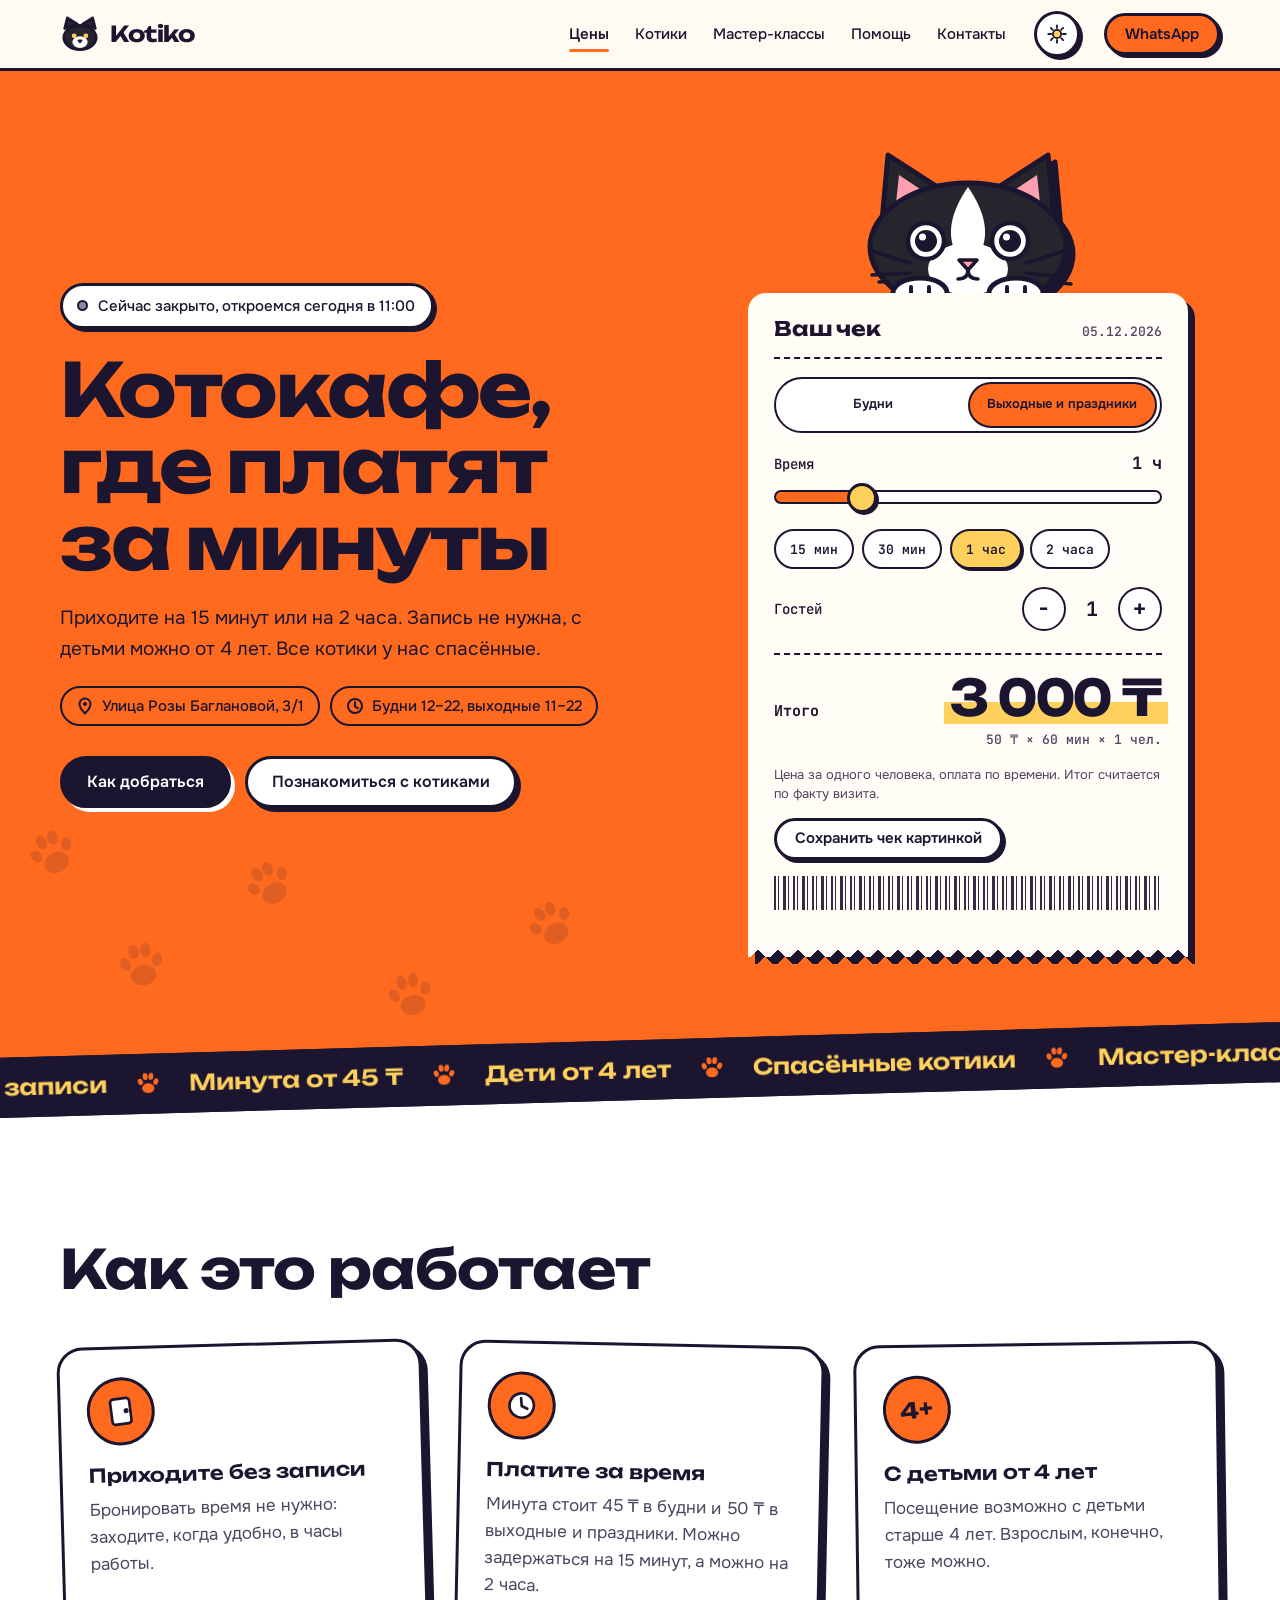
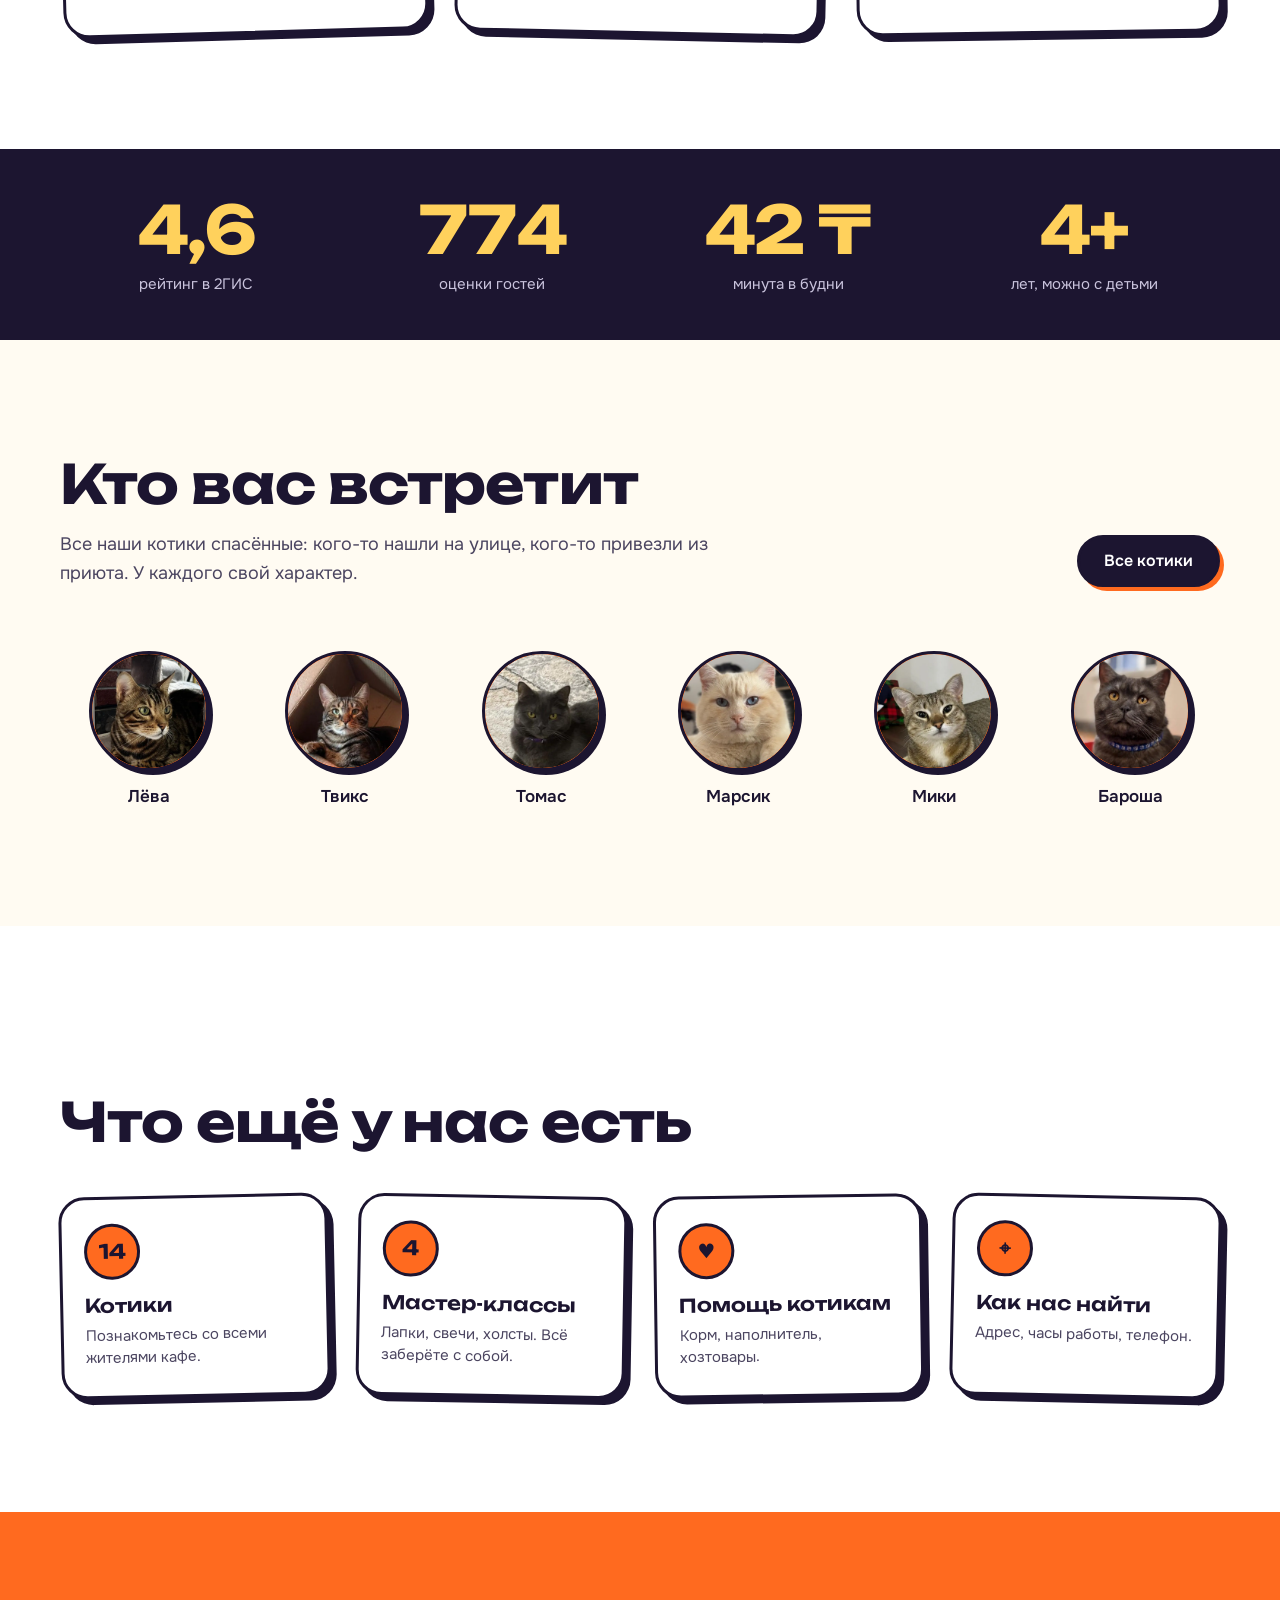
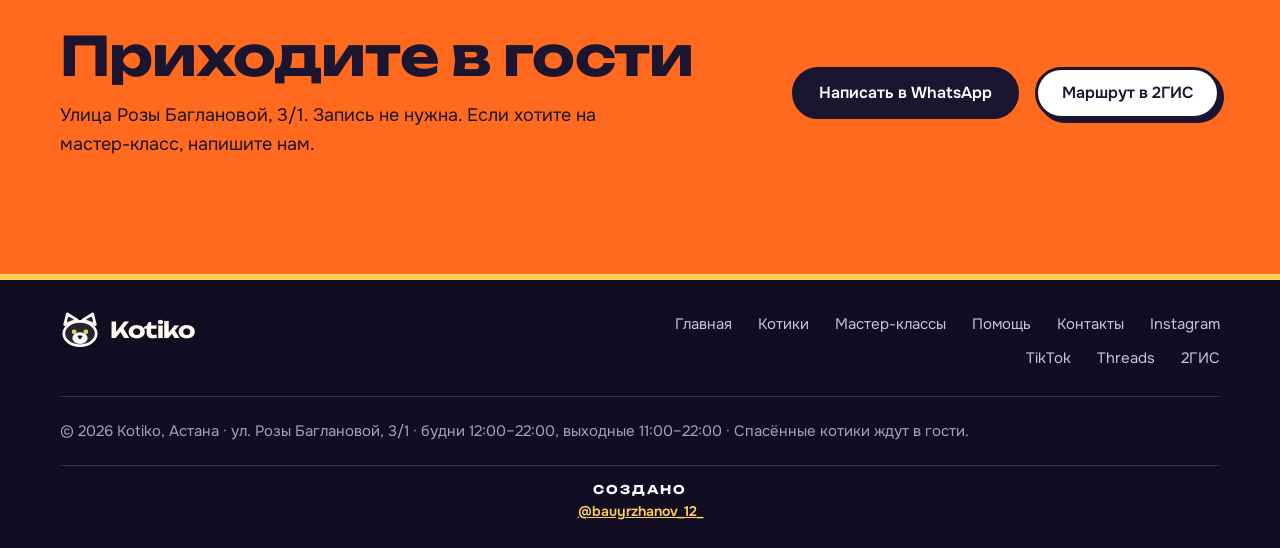
<file: index.html>
<!doctype html>
<html lang="ru">
<head>
  <meta charset="utf-8">
  <meta name="viewport" content="width=device-width, initial-scale=1">
  <title>Kotiko — котокафе в Астане</title>
  <meta name="description" content="Kotiko — котокафе в Астане со спасёнными котиками. Оплата поминутно от 45 ₸, без записи, с детьми от 4 лет. Мастер-классы. Улица Розы Баглановой, 3/1.">
  <meta name="theme-color" content="#ff6a1f">
  <meta property="og:type" content="website">
  <meta property="og:title" content="Kotiko — котокафе в Астане">
  <meta property="og:description" content="Спасённые котики, оплата за минуты, без записи. Мастер-классы и помощь котикам.">
  <meta property="og:locale" content="ru_RU">
  <meta property="og:url" content="https://kotiko.w-smp.in/">
  <meta property="og:image" content="https://kotiko.w-smp.in/og.jpg?v=2">
  <meta property="og:image:alt" content="Котокафе Kotiko в Астане: спасённые котики">
  <meta property="og:image:width" content="1200">
  <meta property="og:image:height" content="630">
  <meta name="twitter:card" content="summary_large_image">
  <link rel="canonical" href="https://kotiko.w-smp.in/">
  <link rel="icon" href="favicon.svg" type="image/svg+xml">
  <link rel="preconnect" href="https://fonts.googleapis.com">
  <link rel="preconnect" href="https://fonts.gstatic.com" crossorigin>
  <link rel="stylesheet" href="https://fonts.googleapis.com/css2?family=JetBrains+Mono:wght@500;700&family=Onest:wght@400;500;600&family=Unbounded:wght@500;600;700&display=swap">
  <script>try{var t=localStorage.getItem("kotiko-theme");if(!t&&matchMedia("(prefers-color-scheme: dark)").matches)t="dark";if(t)document.documentElement.setAttribute("data-theme",t)}catch(e){}</script>
  <link rel="stylesheet" href="css/style.css?v=5">
  <script type="application/ld+json">
  {
    "@context": "https://schema.org",
    "@type": "LocalBusiness",
    "name": "Kotiko",
    "description": "Котокафе со спасёнными котиками в Астане. Оплата поминутно.",
    "address": {
      "@type": "PostalAddress",
      "streetAddress": "улица Розы Баглановой, 3/1",
      "addressLocality": "Астана",
      "addressCountry": "KZ"
    },
    "telephone": "+77074101312",
    "openingHoursSpecification": [
      { "@type": "OpeningHoursSpecification", "dayOfWeek": ["Monday", "Tuesday", "Wednesday", "Thursday", "Friday"], "opens": "12:00", "closes": "22:00" },
      { "@type": "OpeningHoursSpecification", "dayOfWeek": ["Saturday", "Sunday"], "opens": "11:00", "closes": "22:00" }
    ],
    "sameAs": ["https://www.instagram.com/kotiko_cafe", "https://www.tiktok.com/@kotiko_cafe"]
  }
  </script>
</head>
<body>

<svg width="0" height="0" style="position:absolute" aria-hidden="true" focusable="false">
  <symbol id="paw" viewBox="0 0 64 64">
    <ellipse cx="32" cy="43" rx="15" ry="12"/>
    <ellipse cx="13" cy="27" rx="6" ry="8" transform="rotate(-22 13 27)"/>
    <ellipse cx="25" cy="14" rx="6" ry="8.500" transform="rotate(-7 25 14)"/>
    <ellipse cx="39" cy="14" rx="6" ry="8.500" transform="rotate(7 39 14)"/>
    <ellipse cx="51" cy="27" rx="6" ry="8" transform="rotate(22 51 27)"/>
  </symbol>
</svg>

<header class="topbar" id="top">
  <div class="wrap topbar__in">
    <a class="logo" href="./" aria-label="Kotiko">
      <svg class="logo__mark" viewBox="0 0 44 40" aria-hidden="true">
        <path d="M5 14 8 2l11 7zM39 14 36 2 25 9z" fill="#25252d" stroke="#1c1530" stroke-width="3" stroke-linejoin="round"/>
        <ellipse cx="22" cy="24" rx="18" ry="13.500" fill="#25252d" stroke="#1c1530" stroke-width="3"/><ellipse cx="22" cy="29" rx="8.500" ry="6.500" fill="#fff"/>
        <circle cx="15.500" cy="22" r="2.600" fill="#ffd15c"/><circle cx="28.500" cy="22" r="2.600" fill="#ffd15c"/>
        <path d="M20 27h4l-2 2.600z" fill="#ff9fb2" stroke="#1c1530" stroke-width="1.600" stroke-linejoin="round"/>
      </svg>
      <span>Kotiko</span>
    </a>
    <nav class="nav" id="nav" aria-label="Основная навигация">
      <a href="./" aria-current="page">Цены</a>
      <a href="cats">Котики</a>
      <a href="classes">Мастер-классы</a>
      <a href="help">Помощь</a>
      <a href="contacts">Контакты</a>
    </nav>
    <button class="theme" id="theme" type="button" aria-label="Тёмная тема" aria-pressed="false"><svg class="theme__sun" viewBox="0 0 24 24" width="22" height="22" aria-hidden="true"><circle cx="12" cy="12" r="4.500" fill="#ffd15c" stroke="#1c1530" stroke-width="2"/><path d="M12 2.500v3M12 18.500v3M2.500 12h3M18.500 12h3M5.300 5.300l2.100 2.100M16.600 16.600l2.100 2.100M18.700 5.300l-2.100 2.100M7.400 16.600l-2.100 2.100" stroke="#1c1530" stroke-width="2" stroke-linecap="round"/></svg><svg class="theme__moon" viewBox="0 0 24 24" width="22" height="22" aria-hidden="true"><path d="M20 14.500A8.500 8.500 0 0 1 9.500 4 8.500 8.500 0 1 0 20 14.500z" fill="#ffd15c" stroke="#1c1530" stroke-width="2" stroke-linejoin="round"/></svg></button>
    <button class="burger" id="burger" type="button" aria-label="Меню" aria-expanded="false" aria-controls="nav"><span></span><span></span><span></span></button>
    <a class="btn btn--tang btn--sm" href="#" data-wa="hello">WhatsApp</a>
  </div>
  <div class="trail" id="trail" aria-hidden="true"><svg><use href="#paw"/></svg><svg><use href="#paw"/></svg><svg><use href="#paw"/></svg><svg><use href="#paw"/></svg><svg><use href="#paw"/></svg><svg><use href="#paw"/></svg><svg><use href="#paw"/></svg><svg><use href="#paw"/></svg><svg><use href="#paw"/></svg><svg><use href="#paw"/></svg><svg><use href="#paw"/></svg><svg><use href="#paw"/></svg><svg><use href="#paw"/></svg><svg><use href="#paw"/></svg><svg><use href="#paw"/></svg><svg><use href="#paw"/></svg><svg><use href="#paw"/></svg><svg><use href="#paw"/></svg></div>
</header>

<main>

<section class="hero" id="price">
  <div class="paws" aria-hidden="true">
    <svg class="paw p1"><use href="#paw"/></svg>
    <svg class="paw p2"><use href="#paw"/></svg>
    <svg class="paw p3"><use href="#paw"/></svg>
    <svg class="paw p4"><use href="#paw"/></svg>
    <svg class="paw p5"><use href="#paw"/></svg>
  </div>

  <div class="wrap hero__in">
    <div class="hero__text">
      <p class="status" id="status" aria-live="polite"><span class="status__dot"></span><span id="statusText"></span></p>
      <h1 class="h1">
        <span class="line"><span class="w" style="--i:0">Котокафе,</span></span>
        <span class="line"><span class="w" style="--i:1">где платят</span></span>
        <span class="line"><span class="w" style="--i:2">за минуты</span></span>
      </h1>
      <p class="hero__lead">Приходите на 15 минут или на 2 часа. Запись не нужна, с детьми можно от 4 лет. Все котики у нас спасённые.</p>
      <ul class="hero__facts">
        <li>
          <svg viewBox="0 0 18 18" width="18" height="18" aria-hidden="true"><path d="M9 1.500A5.500 5.500 0 0 0 3.500 7c0 4 5.500 9.500 5.500 9.500S14.500 11 14.500 7A5.500 5.500 0 0 0 9 1.500z" fill="none" stroke="currentColor" stroke-width="2"/><circle cx="9" cy="7" r="2" fill="currentColor"/></svg>
          Улица Розы Баглановой, 3/1
        </li>
        <li>
          <svg viewBox="0 0 18 18" width="18" height="18" aria-hidden="true"><circle cx="9" cy="9" r="7" fill="none" stroke="currentColor" stroke-width="2"/><path d="M9 5v4.500l3 1.800" fill="none" stroke="currentColor" stroke-width="2" stroke-linecap="round"/></svg>
          Будни 12–22, выходные 11–22
        </li>
      </ul>
      <div class="hero__actions">
        <a class="btn btn--ink" href="contacts">Как добраться</a>
        <a class="btn btn--white" href="cats">Познакомиться с котиками</a>
      </div>
    </div>

    <div class="receipt" role="group" aria-labelledby="calcTitle">
      <div class="peek" aria-hidden="true">
        <svg class="peek__head" viewBox="0 0 260 150">
          <g class="ear ear--l"><polygon points="44,74 50,8 112,48" fill="#25252d" stroke="#1c1530" stroke-width="5" stroke-linejoin="round"/><polygon points="58,56 61,28 88,46" fill="#ff9fb2"/></g>
          <g class="ear ear--r"><polygon points="216,74 210,8 148,48" fill="#25252d" stroke="#1c1530" stroke-width="5" stroke-linejoin="round"/><polygon points="202,56 199,28 172,46" fill="#ff9fb2"/></g>
          <ellipse cx="130" cy="100" rx="98" ry="64" fill="#25252d" stroke="#1c1530" stroke-width="5"/>
          <path d="M130 40c-18 26-20 46-14 62h28c6-16 4-36-14-62z" fill="#fff"/>
          <ellipse cx="130" cy="122" rx="40" ry="26" fill="#fff"/>
          <g class="eye" transform="translate(88 94)"><g class="blink"><circle class="sclera" r="18" fill="#fff" stroke="#1c1530" stroke-width="4.500"/><g class="pupil"><circle r="11" fill="#1c1530"/><circle cx="-3.500" cy="-4" r="3.500" fill="#fff"/></g></g></g>
          <g class="eye" transform="translate(172 94)"><g class="blink"><circle class="sclera" r="18" fill="#fff" stroke="#1c1530" stroke-width="4.500"/><g class="pupil"><circle r="11" fill="#1c1530"/><circle cx="-3.500" cy="-4" r="3.500" fill="#fff"/></g></g></g>
          <path d="M121 113h18l-9 10z" fill="#ff9fb2" stroke="#1c1530" stroke-width="3.500" stroke-linejoin="round"/>
          <path d="M130 123q0 9-10 9M130 123q0 9 10 9" fill="none" stroke="#1c1530" stroke-width="3.500" stroke-linecap="round"/>
          <path d="M72 116 34 104M72 126 34 128M188 116l38-12M188 126l38 4" stroke="#1c1530" stroke-width="3.500" stroke-linecap="round"/>
        </svg>
        <svg class="peek__paws" viewBox="0 0 260 150">
          <g fill="#fff" stroke="#1c1530" stroke-width="5"><ellipse cx="82" cy="146" rx="27" ry="15"/><ellipse cx="178" cy="146" rx="27" ry="15"/></g>
          <path d="M73 140v12M91 140v12M169 140v12M187 140v12" stroke="#1c1530" stroke-width="4" stroke-linecap="round"/>
        </svg>
      </div>

      <div class="ticket">
        <div class="ticket__head">
          <h2 id="calcTitle">Ваш чек</h2>
          <span id="ticketDate">Kotiko</span>
        </div>

        <div class="seg" id="seg" data-active="weekday" role="group" aria-label="День посещения">
          <button type="button" data-mode="weekday" aria-pressed="true">Будни</button>
          <button type="button" data-mode="weekend" aria-pressed="false">Выходные и праздники</button>
        </div>

        <label class="ticket__label" for="minutes"><span>Время</span><strong id="minutesText">1 ч</strong></label>
        <input class="range" id="minutes" type="range" min="15" max="240" step="5" value="60">
        <div class="chips" role="group" aria-label="Быстрый выбор времени">
          <button type="button" data-min="15">15 мин</button>
          <button type="button" data-min="30">30 мин</button>
          <button type="button" data-min="60">1 час</button>
          <button type="button" data-min="120">2 часа</button>
        </div>

        <div class="people">
          <span id="peopleLabel">Гостей</span>
          <div class="stepper" role="group" aria-labelledby="peopleLabel">
            <button type="button" id="peopleMinus" aria-label="Меньше гостей">−</button>
            <output id="peopleOut">1</output>
            <button type="button" id="peoplePlus" aria-label="Больше гостей">+</button>
          </div>
        </div>

        <div class="total">
          <span>Итого</span>
          <p class="total__num" id="calcTotal" aria-live="polite">2 700 ₸</p>
        </div>
        <p class="ticket__detail" id="calcDetail">45 ₸ × 60 мин × 1 чел.</p>
        <p class="ticket__note">Цена за одного человека, оплата по времени. Итог считается по факту визита.</p>
        <button class="btn btn--white btn--sm save" id="saveReceipt" type="button">Сохранить чек картинкой</button>
        <div class="barcode" aria-hidden="true"></div>
      </div>
    </div>
  </div>
</section>

<div class="ticker" aria-hidden="true">
  <div class="ticker__track">
    <div class="ticker__group">
      <span>Без записи</span><svg><use href="#paw"/></svg>
      <span>Минута от 45 ₸</span><svg><use href="#paw"/></svg>
      <span>Дети от 4 лет</span><svg><use href="#paw"/></svg>
      <span>Спасённые котики</span><svg><use href="#paw"/></svg>
      <span>Мастер-классы</span><svg><use href="#paw"/></svg>
    </div>
    <div class="ticker__group">
      <span>Без записи</span><svg><use href="#paw"/></svg>
      <span>Минута от 45 ₸</span><svg><use href="#paw"/></svg>
      <span>Дети от 4 лет</span><svg><use href="#paw"/></svg>
      <span>Спасённые котики</span><svg><use href="#paw"/></svg>
      <span>Мастер-классы</span><svg><use href="#paw"/></svg>
    </div>
  </div>
</div>

<section class="section section--white" id="how">
  <div class="wrap">
    <h2 data-reveal="rise">Как это работает</h2>
    <ul class="how">
      <li class="sticker" style="--r:-1.6deg" data-reveal="pop">
        <span class="how__icon">
          <svg viewBox="0 0 32 32" width="34" height="34" aria-hidden="true"><rect x="7" y="4" width="18" height="24" rx="3" fill="#fff" stroke="#1c1530" stroke-width="2.500"/><circle cx="21" cy="16" r="1.900" fill="#1c1530"/></svg>
        </span>
        <h3>Приходите без записи</h3>
        <p>Бронировать время не нужно: заходите, когда удобно, в часы работы.</p>
      </li>
      <li class="sticker" style="--r:1.2deg" data-reveal="pop">
        <span class="how__icon how__icon--butter">
          <svg viewBox="0 0 32 32" width="34" height="34" aria-hidden="true"><circle cx="16" cy="16" r="11.500" fill="#fff" stroke="#1c1530" stroke-width="2.500"/><path d="M16 9v7.500l5 3" fill="none" stroke="#1c1530" stroke-width="2.500" stroke-linecap="round"/></svg>
        </span>
        <h3>Платите за время</h3>
        <p>Минута стоит 45 ₸ в будни и 50 ₸ в выходные и праздники. Можно задержаться на 15 минут, а можно на 2 часа.</p>
      </li>
      <li class="sticker" style="--r:-0.8deg" data-reveal="pop">
        <span class="how__icon how__icon--pink"><b>4+</b></span>
        <h3>С детьми от 4 лет</h3>
        <p>Посещение возможно с детьми старше 4 лет. Взрослым, конечно, тоже можно.</p>
      </li>
    </ul>
  </div>
</section>





<section class="stats" aria-label="Kotiko в цифрах">
  <div class="wrap">
    <ul class="stats__list">
      <li data-reveal="rise"><b class="stats__n" data-count="4.9" data-dec="1">4,9</b><span>рейтинг в 2ГИС</span></li>
      <li data-reveal="rise" style="--d:.07s"><b class="stats__n" data-count="832">832</b><span>оценки гостей</span></li>
      <li data-reveal="rise" style="--d:.14s"><b class="stats__n" data-count="45" data-suffix=" ₸">45 ₸</b><span>минута в будни</span></li>
      <li data-reveal="rise" style="--d:.21s"><b class="stats__n" data-count="4" data-suffix="+">4+</b><span>лет, можно с детьми</span></li>
    </ul>
  </div>
</section>

<section class="section section--paper meet" id="meet">
  <div class="wrap">
    <div class="meet__head">
      <div>
        <h2 data-reveal="rise">Кто вас встретит</h2>
        <p class="lead" data-reveal="rise">Все наши котики спасённые: кого-то нашли на улице, кого-то привезли из приюта. У каждого свой характер.</p>
      </div>
      <a class="btn btn--ink" href="cats" data-reveal="rise">Все котики</a>
    </div>
    <ul class="meet__list" id="catTeaser"></ul>
  </div>
</section>

<section class="section section--white" id="more">
  <div class="wrap">
    <h2 data-reveal="rise">Что ещё у нас есть</h2>
    <ul class="tiles">
      <li data-reveal="pop" style="--r:-1.2deg"><a class="sticker tile" href="cats"><span class="tile__n">14</span><h3>Котики</h3><p>Познакомьтесь со всеми жителями кафе.</p></a></li>
      <li data-reveal="pop" style="--r:1deg;--d:.08s"><a class="sticker tile" href="classes"><span class="tile__n">4</span><h3>Мастер-классы</h3><p>Лапки, свечи, холсты. Всё заберёте с собой.</p></a></li>
      <li data-reveal="pop" style="--r:-.8deg;--d:.16s"><a class="sticker tile" href="help"><span class="tile__n">♥</span><h3>Помощь котикам</h3><p>Корм, наполнитель, хозтовары.</p></a></li>
      <li data-reveal="pop" style="--r:1.2deg;--d:.24s"><a class="sticker tile" href="contacts"><span class="tile__n">⌖</span><h3>Как нас найти</h3><p>Адрес, часы работы, телефон.</p></a></li>
    </ul>
  </div>
</section>

<section class="section section--orange cta" id="visit">
  <div class="wrap cta__in">
    <div>
      <h2 data-reveal="rise">Приходите в гости</h2>
      <p class="lead lead--ink" data-reveal="rise">Улица Розы Баглановой, 3/1. Запись не нужна. Если хотите на мастер-класс, напишите нам.</p>
    </div>
    <div class="cta__btns" data-reveal="rise">
      <a class="btn btn--ink" href="#" data-wa="hello">Написать в WhatsApp</a>
      <a class="btn btn--white" href="https://2gis.kz/astana/firm/70000001091591591" target="_blank" rel="noopener">Маршрут в 2ГИС</a>
    </div>
  </div>
</section>

</main>

<footer class="footer">
  <div class="wrap footer__top">
    <a class="logo footer__logo" href="./" aria-label="Kotiko, на главную"><svg class="logo__mark" viewBox="0 0 44 40" aria-hidden="true"><path d="M5 14 8 2l11 7zM39 14 36 2 25 9z" fill="#25252d" stroke="#fffbf2" stroke-width="3" stroke-linejoin="round"/><ellipse cx="22" cy="24" rx="18" ry="13.500" fill="#25252d" stroke="#fffbf2" stroke-width="3"/><ellipse cx="22" cy="29" rx="8.500" ry="6.500" fill="#fff"/><circle cx="15.500" cy="22" r="2.600" fill="#ffd15c"/><circle cx="28.500" cy="22" r="2.600" fill="#ffd15c"/><path d="M20 27h4l-2 2.600z" fill="#ff9fb2" stroke="#1c1530" stroke-width="1.600" stroke-linejoin="round"/></svg><span>Kotiko</span></a>
    <nav class="footer__nav" aria-label="Страницы сайта"><a href="./">Главная</a><a href="cats">Котики</a><a href="classes">Мастер-классы</a><a href="help">Помощь</a><a href="contacts">Контакты</a><a href="https://www.instagram.com/kotiko_cafe/" target="_blank" rel="noopener">Instagram</a><a href="https://www.tiktok.com/@kotiko_cafe" target="_blank" rel="noopener">TikTok</a><a href="https://www.threads.com/@kotiko_cafe" target="_blank" rel="noopener">Threads</a><a href="https://2gis.kz/astana/firm/70000001091591591" target="_blank" rel="noopener">2ГИС</a></nav>
  </div>
  <p class="wrap footer__copy">© <span id="year"></span> Kotiko, Астана · ул. Розы Баглановой, 3/1 · будни 12:00–22:00, выходные 11:00–22:00 · Спасённые котики ждут в гости.</p>
  <p class="foot-made"><span>Создано</span><a href="https://instagram.com/bauyrzhanov_12_" target="_blank" rel="noopener">@bauyrzhanov_12_</a></p>
</footer>

<a class="wa-fab" href="#" data-wa="hello" aria-label="Написать в WhatsApp" target="_blank" rel="noopener"><svg viewBox="0 0 32 32" width="30" height="30" aria-hidden="true"><path d="M16 4C9.400 4 4 9.300 4 15.900c0 2.300.7 4.500 1.900 6.300L4.500 28l6-1.500c1.700.9 3.600 1.400 5.500 1.400 6.600 0 12-5.300 12-11.900S22.600 4 16 4z" fill="#fff" stroke="#1c1530" stroke-width="2.200" stroke-linejoin="round"/><path d="M12 10.500c.3-.5.900-.5 1.200 0l1 2c.2.400.1.800-.2 1.100l-.6.700c.8 1.600 2.100 2.900 3.800 3.700l.7-.8c.3-.3.700-.4 1.100-.2l2 1c.5.300.6.800.3 1.300-.7 1.200-1.700 1.800-3.100 1.600C14.900 20 11.600 16.600 10.800 13c-.1-1.200.3-2.100 1.200-2.500z" fill="#1c1530"/></svg></a>
<script src="js/data.js?v=5" defer></script>
<script src="js/app.js?v=5" defer></script>
</body>
</html>
</file>
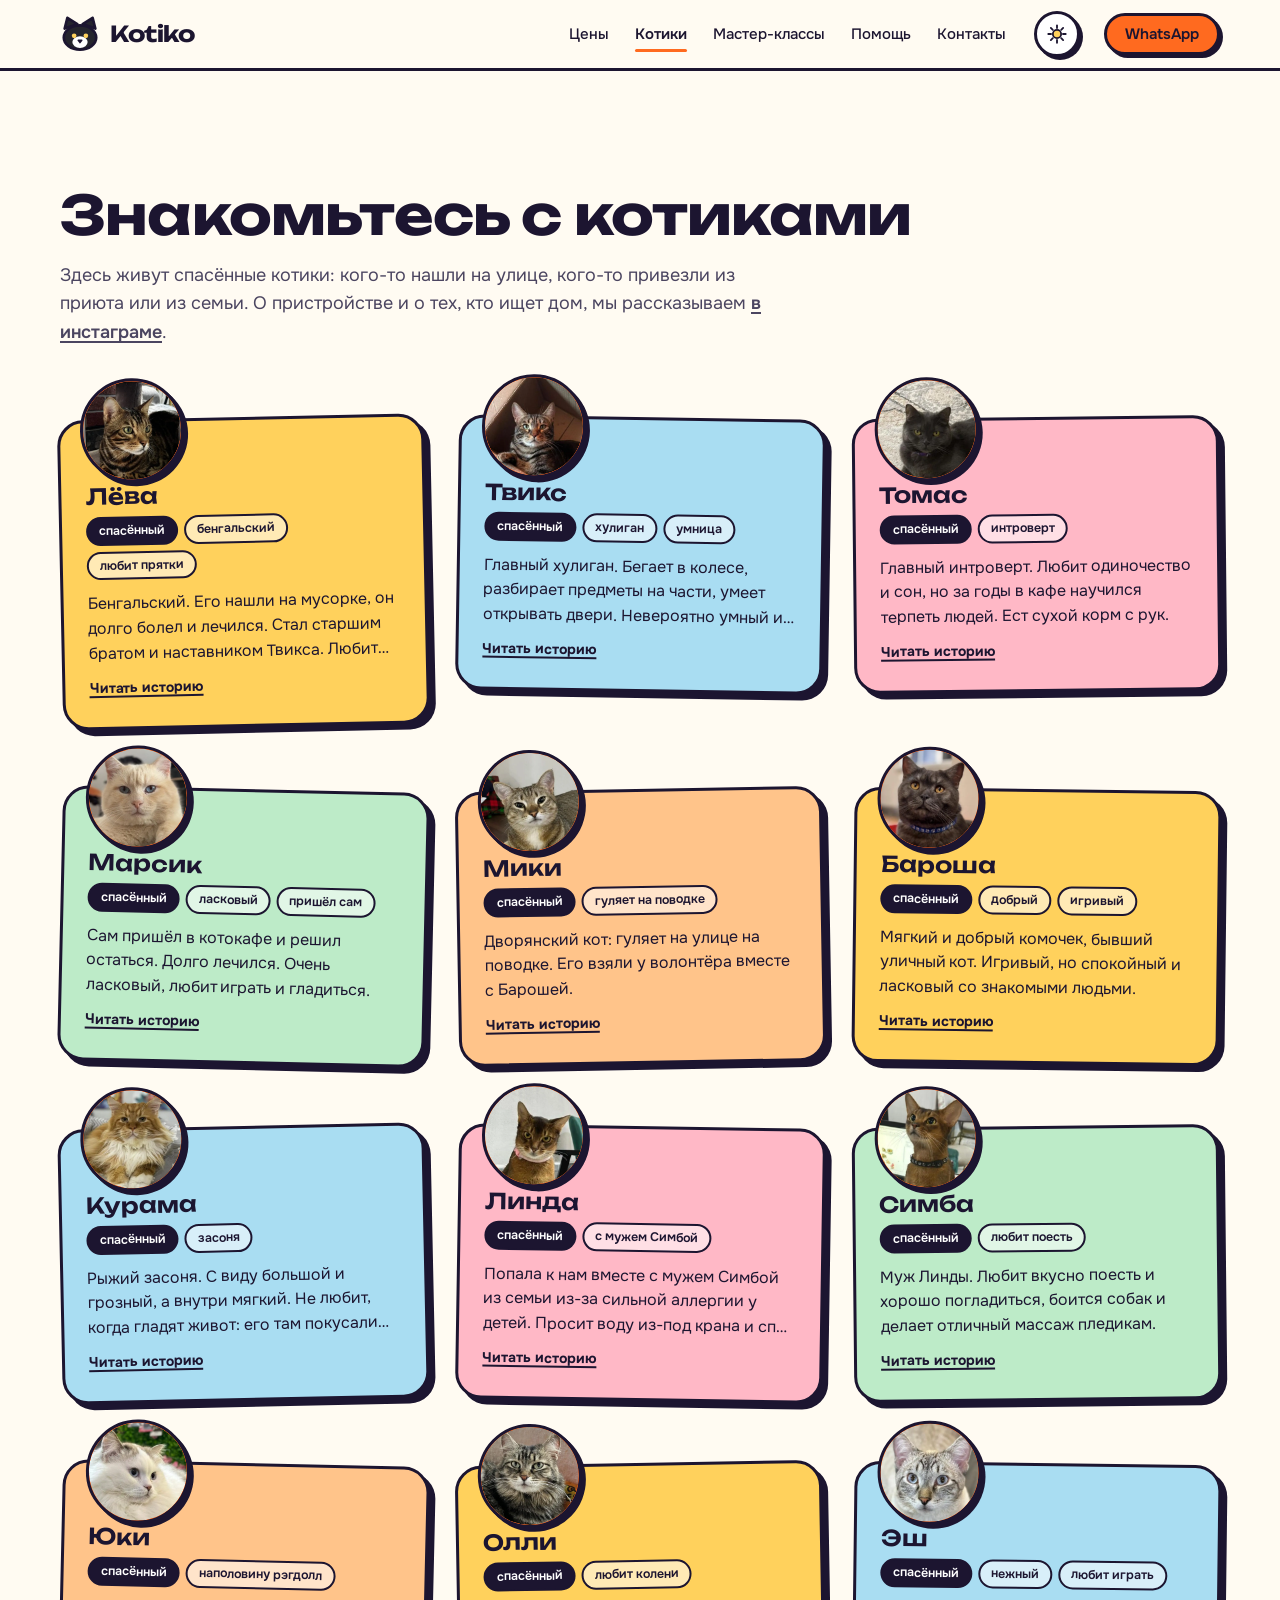
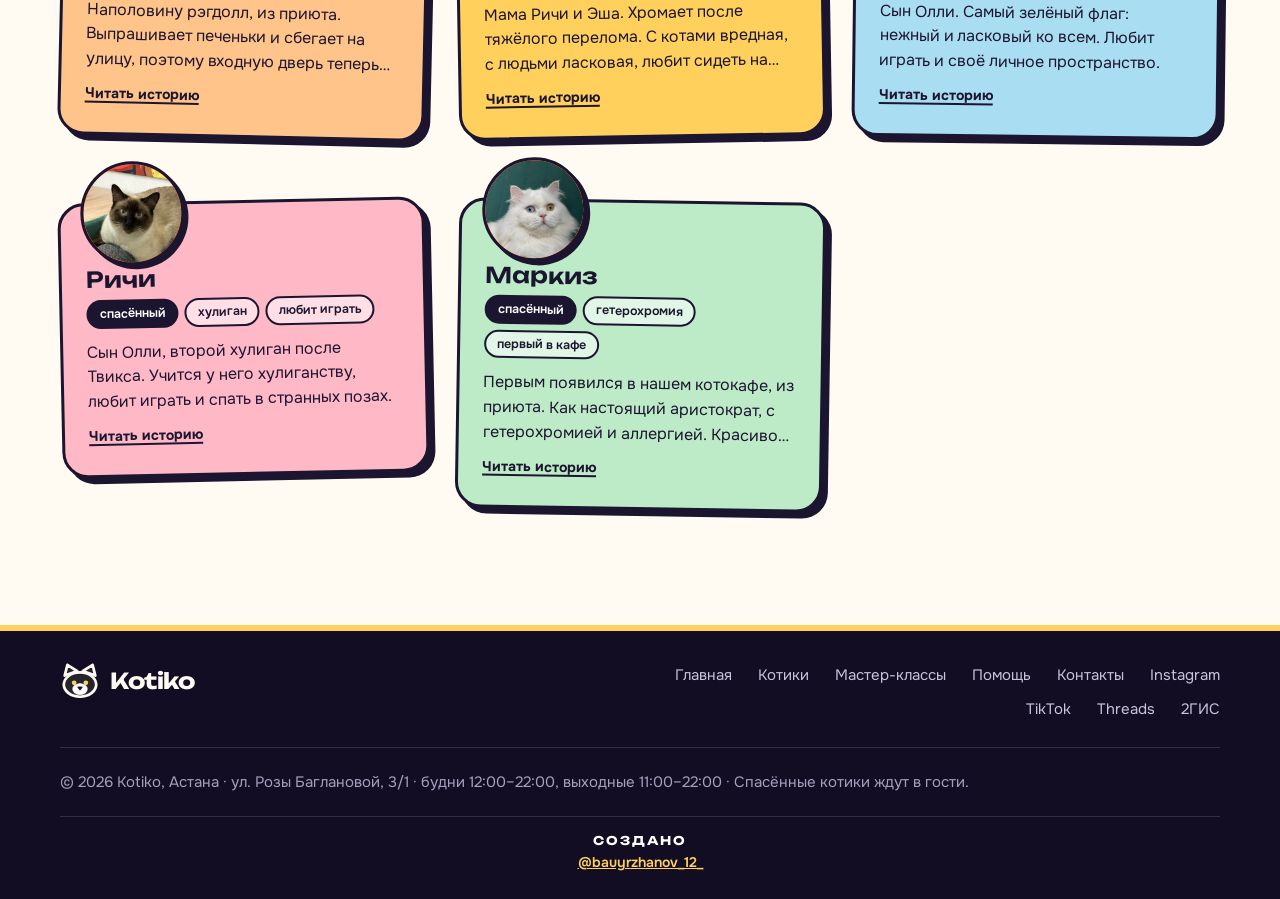
<file: cats.html>
<!doctype html>
<html lang="ru">
<head>
  <meta charset="utf-8">
  <meta name="viewport" content="width=device-width, initial-scale=1">
  <title>Котики — Kotiko, котокафе в Астане</title>
  <meta name="description" content="Спасённые котики кафе Kotiko: имена и характеры.">
  <meta name="theme-color" content="#ff6a1f">
  <meta property="og:type" content="website">
  <meta property="og:title" content="Котики — Kotiko, котокафе в Астане">
  <meta property="og:description" content="Спасённые котики кафе Kotiko: имена и характеры.">
  <meta property="og:locale" content="ru_RU">
  <meta property="og:url" content="https://kotiko.w-smp.in/cats">
  <meta property="og:image" content="https://kotiko.w-smp.in/og.jpg?v=2">
  <meta property="og:image:alt" content="Котокафе Kotiko в Астане: спасённые котики">
  <meta property="og:image:width" content="1200">
  <meta property="og:image:height" content="630">
  <meta name="twitter:card" content="summary_large_image">
  <link rel="canonical" href="https://kotiko.w-smp.in/cats">
  <link rel="icon" href="favicon.svg" type="image/svg+xml">
  <link rel="preconnect" href="https://fonts.googleapis.com">
  <link rel="preconnect" href="https://fonts.gstatic.com" crossorigin>
  <link rel="stylesheet" href="https://fonts.googleapis.com/css2?family=JetBrains+Mono:wght@500;700&family=Onest:wght@400;500;600&family=Unbounded:wght@500;600;700&display=swap">
  <script>try{var t=localStorage.getItem("kotiko-theme");if(!t&&matchMedia("(prefers-color-scheme: dark)").matches)t="dark";if(t)document.documentElement.setAttribute("data-theme",t)}catch(e){}</script>
  <link rel="stylesheet" href="css/style.css?v=5">
  
</head>
<body>

<svg width="0" height="0" style="position:absolute" aria-hidden="true" focusable="false">
  <symbol id="paw" viewBox="0 0 64 64">
    <ellipse cx="32" cy="43" rx="15" ry="12"/>
    <ellipse cx="13" cy="27" rx="6" ry="8" transform="rotate(-22 13 27)"/>
    <ellipse cx="25" cy="14" rx="6" ry="8.500" transform="rotate(-7 25 14)"/>
    <ellipse cx="39" cy="14" rx="6" ry="8.500" transform="rotate(7 39 14)"/>
    <ellipse cx="51" cy="27" rx="6" ry="8" transform="rotate(22 51 27)"/>
  </symbol>
</svg>

<header class="topbar" id="top">
  <div class="wrap topbar__in">
    <a class="logo" href="./" aria-label="Kotiko">
      <svg class="logo__mark" viewBox="0 0 44 40" aria-hidden="true">
        <path d="M5 14 8 2l11 7zM39 14 36 2 25 9z" fill="#25252d" stroke="#1c1530" stroke-width="3" stroke-linejoin="round"/>
        <ellipse cx="22" cy="24" rx="18" ry="13.500" fill="#25252d" stroke="#1c1530" stroke-width="3"/><ellipse cx="22" cy="29" rx="8.500" ry="6.500" fill="#fff"/>
        <circle cx="15.500" cy="22" r="2.600" fill="#ffd15c"/><circle cx="28.500" cy="22" r="2.600" fill="#ffd15c"/>
        <path d="M20 27h4l-2 2.600z" fill="#ff9fb2" stroke="#1c1530" stroke-width="1.600" stroke-linejoin="round"/>
      </svg>
      <span>Kotiko</span>
    </a>
    <nav class="nav" id="nav" aria-label="Основная навигация">
      <a href="./">Цены</a>
      <a href="cats" aria-current="page">Котики</a>
      <a href="classes">Мастер-классы</a>
      <a href="help">Помощь</a>
      <a href="contacts">Контакты</a>
    </nav>
    <button class="theme" id="theme" type="button" aria-label="Тёмная тема" aria-pressed="false"><svg class="theme__sun" viewBox="0 0 24 24" width="22" height="22" aria-hidden="true"><circle cx="12" cy="12" r="4.500" fill="#ffd15c" stroke="#1c1530" stroke-width="2"/><path d="M12 2.500v3M12 18.500v3M2.500 12h3M18.500 12h3M5.300 5.300l2.100 2.100M16.600 16.600l2.100 2.100M18.700 5.300l-2.100 2.100M7.400 16.600l-2.100 2.100" stroke="#1c1530" stroke-width="2" stroke-linecap="round"/></svg><svg class="theme__moon" viewBox="0 0 24 24" width="22" height="22" aria-hidden="true"><path d="M20 14.500A8.500 8.500 0 0 1 9.500 4 8.500 8.500 0 1 0 20 14.500z" fill="#ffd15c" stroke="#1c1530" stroke-width="2" stroke-linejoin="round"/></svg></button>
    <button class="burger" id="burger" type="button" aria-label="Меню" aria-expanded="false" aria-controls="nav"><span></span><span></span><span></span></button>
    <a class="btn btn--tang btn--sm" href="#" data-wa="hello">WhatsApp</a>
  </div>
  <div class="trail" id="trail" aria-hidden="true"><svg><use href="#paw"/></svg><svg><use href="#paw"/></svg><svg><use href="#paw"/></svg><svg><use href="#paw"/></svg><svg><use href="#paw"/></svg><svg><use href="#paw"/></svg><svg><use href="#paw"/></svg><svg><use href="#paw"/></svg><svg><use href="#paw"/></svg><svg><use href="#paw"/></svg><svg><use href="#paw"/></svg><svg><use href="#paw"/></svg><svg><use href="#paw"/></svg><svg><use href="#paw"/></svg><svg><use href="#paw"/></svg><svg><use href="#paw"/></svg><svg><use href="#paw"/></svg><svg><use href="#paw"/></svg></div>
</header>

<main>

<section class="section section--paper" id="cats">
  <div class="wrap">
    <h2 data-reveal="rise">Знакомьтесь с котиками</h2>
    <p class="lead" data-reveal="rise">Здесь живут спасённые котики: кого-то нашли на улице, кого-то привезли из приюта или из семьи. О пристройстве и о тех, кто ищет дом, мы рассказываем <a class="link" href="https://www.instagram.com/kotiko_cafe/" target="_blank" rel="noopener">в инстаграме</a>.</p>
    <ul class="cats" id="catList"></ul>
  </div>
</section>

</main>

<footer class="footer">
  <div class="wrap footer__top">
    <a class="logo footer__logo" href="./" aria-label="Kotiko, на главную"><svg class="logo__mark" viewBox="0 0 44 40" aria-hidden="true"><path d="M5 14 8 2l11 7zM39 14 36 2 25 9z" fill="#25252d" stroke="#fffbf2" stroke-width="3" stroke-linejoin="round"/><ellipse cx="22" cy="24" rx="18" ry="13.500" fill="#25252d" stroke="#fffbf2" stroke-width="3"/><ellipse cx="22" cy="29" rx="8.500" ry="6.500" fill="#fff"/><circle cx="15.500" cy="22" r="2.600" fill="#ffd15c"/><circle cx="28.500" cy="22" r="2.600" fill="#ffd15c"/><path d="M20 27h4l-2 2.600z" fill="#ff9fb2" stroke="#1c1530" stroke-width="1.600" stroke-linejoin="round"/></svg><span>Kotiko</span></a>
    <nav class="footer__nav" aria-label="Страницы сайта"><a href="./">Главная</a><a href="cats">Котики</a><a href="classes">Мастер-классы</a><a href="help">Помощь</a><a href="contacts">Контакты</a><a href="https://www.instagram.com/kotiko_cafe/" target="_blank" rel="noopener">Instagram</a><a href="https://www.tiktok.com/@kotiko_cafe" target="_blank" rel="noopener">TikTok</a><a href="https://www.threads.com/@kotiko_cafe" target="_blank" rel="noopener">Threads</a><a href="https://2gis.kz/astana/firm/70000001091591591" target="_blank" rel="noopener">2ГИС</a></nav>
  </div>
  <p class="wrap footer__copy">© <span id="year"></span> Kotiko, Астана · ул. Розы Баглановой, 3/1 · будни 12:00–22:00, выходные 11:00–22:00 · Спасённые котики ждут в гости.</p>
  <p class="foot-made"><span>Создано</span><a href="https://instagram.com/bauyrzhanov_12_" target="_blank" rel="noopener">@bauyrzhanov_12_</a></p>
</footer>

<a class="wa-fab" href="#" data-wa="hello" aria-label="Написать в WhatsApp" target="_blank" rel="noopener"><svg viewBox="0 0 32 32" width="30" height="30" aria-hidden="true"><path d="M16 4C9.400 4 4 9.300 4 15.900c0 2.300.7 4.500 1.900 6.300L4.500 28l6-1.500c1.700.9 3.600 1.400 5.500 1.400 6.600 0 12-5.300 12-11.900S22.600 4 16 4z" fill="#fff" stroke="#1c1530" stroke-width="2.200" stroke-linejoin="round"/><path d="M12 10.500c.3-.5.900-.5 1.200 0l1 2c.2.400.1.800-.2 1.100l-.6.700c.8 1.600 2.100 2.900 3.800 3.700l.7-.8c.3-.3.700-.4 1.100-.2l2 1c.5.300.6.800.3 1.300-.7 1.200-1.700 1.800-3.100 1.600C14.900 20 11.600 16.600 10.800 13c-.1-1.200.3-2.100 1.200-2.500z" fill="#1c1530"/></svg></a>
<script src="js/data.js?v=5" defer></script>
<script src="js/app.js?v=5" defer></script>
</body>
</html>
</file>
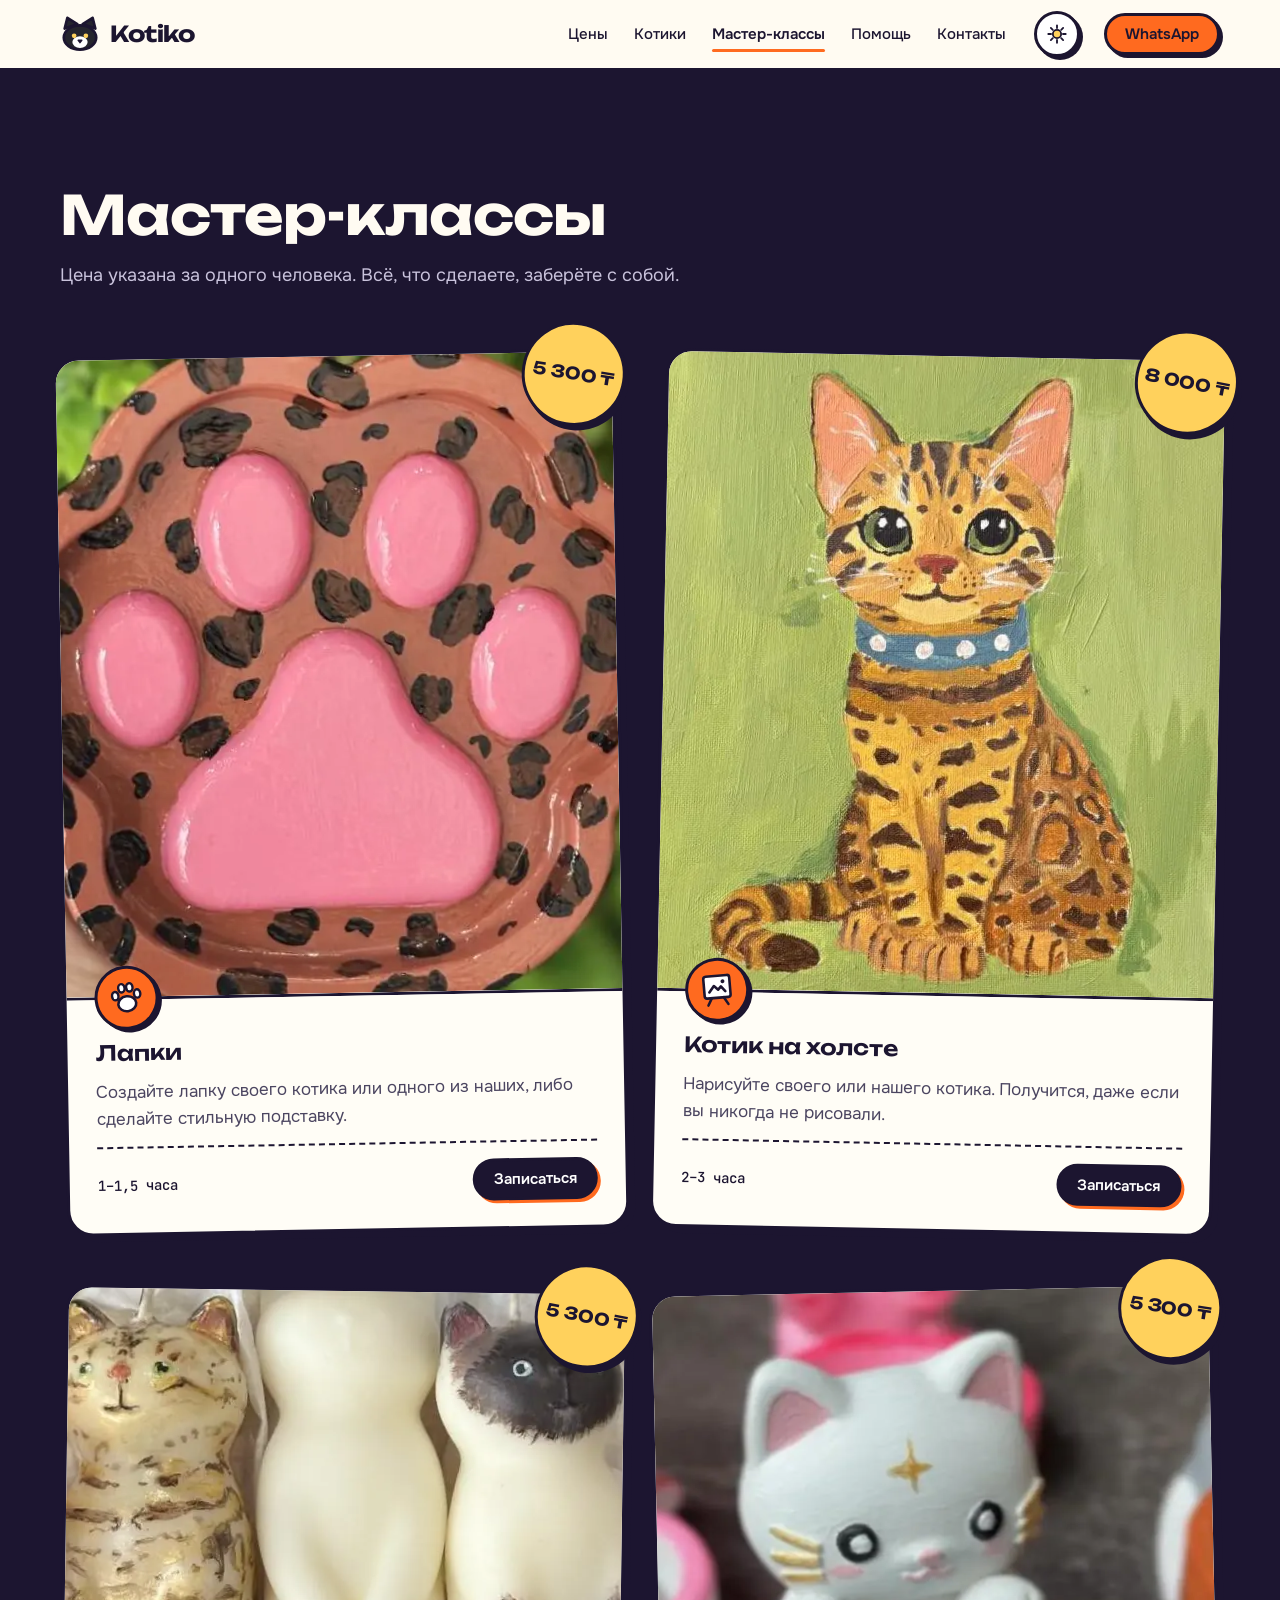
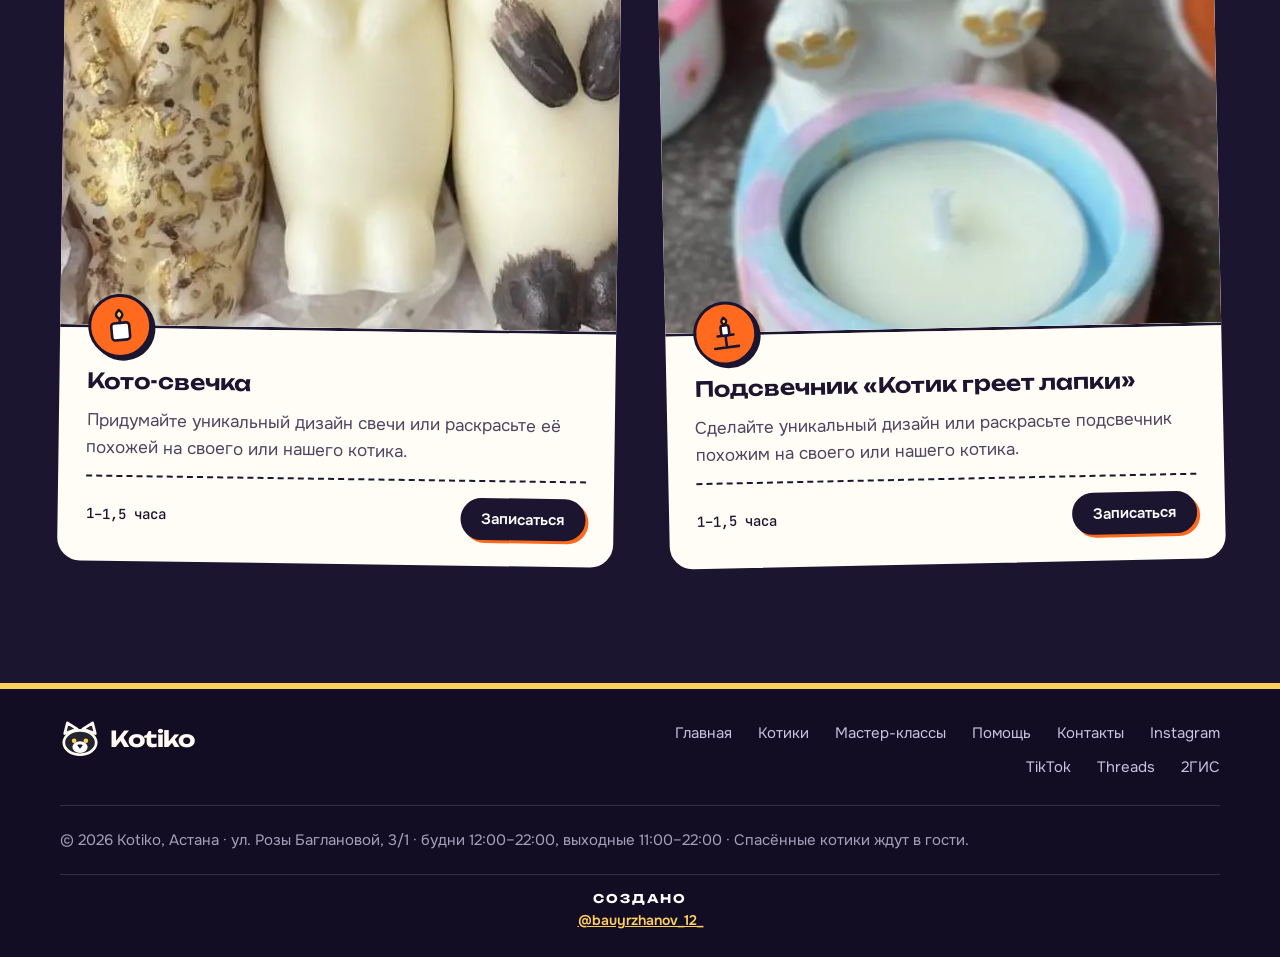
<file: classes.html>
<!doctype html>
<html lang="ru">
<head>
  <meta charset="utf-8">
  <meta name="viewport" content="width=device-width, initial-scale=1">
  <title>Мастер-классы — Kotiko, котокафе в Астане</title>
  <meta name="description" content="Мастер-классы в Kotiko: лапки, холсты, свечи. Запись в WhatsApp.">
  <meta name="theme-color" content="#ff6a1f">
  <meta property="og:type" content="website">
  <meta property="og:title" content="Мастер-классы — Kotiko, котокафе в Астане">
  <meta property="og:description" content="Мастер-классы в Kotiko: лапки, холсты, свечи. Запись в WhatsApp.">
  <meta property="og:locale" content="ru_RU">
  <meta property="og:url" content="https://kotiko.w-smp.in/classes">
  <meta property="og:image" content="https://kotiko.w-smp.in/og.jpg?v=2">
  <meta property="og:image:alt" content="Котокафе Kotiko в Астане: спасённые котики">
  <meta property="og:image:width" content="1200">
  <meta property="og:image:height" content="630">
  <meta name="twitter:card" content="summary_large_image">
  <link rel="canonical" href="https://kotiko.w-smp.in/classes">
  <link rel="icon" href="favicon.svg" type="image/svg+xml">
  <link rel="preconnect" href="https://fonts.googleapis.com">
  <link rel="preconnect" href="https://fonts.gstatic.com" crossorigin>
  <link rel="stylesheet" href="https://fonts.googleapis.com/css2?family=JetBrains+Mono:wght@500;700&family=Onest:wght@400;500;600&family=Unbounded:wght@500;600;700&display=swap">
  <script>try{var t=localStorage.getItem("kotiko-theme");if(!t&&matchMedia("(prefers-color-scheme: dark)").matches)t="dark";if(t)document.documentElement.setAttribute("data-theme",t)}catch(e){}</script>
  <link rel="stylesheet" href="css/style.css?v=5">
  
</head>
<body>

<svg width="0" height="0" style="position:absolute" aria-hidden="true" focusable="false">
  <symbol id="paw" viewBox="0 0 64 64">
    <ellipse cx="32" cy="43" rx="15" ry="12"/>
    <ellipse cx="13" cy="27" rx="6" ry="8" transform="rotate(-22 13 27)"/>
    <ellipse cx="25" cy="14" rx="6" ry="8.500" transform="rotate(-7 25 14)"/>
    <ellipse cx="39" cy="14" rx="6" ry="8.500" transform="rotate(7 39 14)"/>
    <ellipse cx="51" cy="27" rx="6" ry="8" transform="rotate(22 51 27)"/>
  </symbol>
</svg>

<header class="topbar" id="top">
  <div class="wrap topbar__in">
    <a class="logo" href="./" aria-label="Kotiko">
      <svg class="logo__mark" viewBox="0 0 44 40" aria-hidden="true">
        <path d="M5 14 8 2l11 7zM39 14 36 2 25 9z" fill="#25252d" stroke="#1c1530" stroke-width="3" stroke-linejoin="round"/>
        <ellipse cx="22" cy="24" rx="18" ry="13.500" fill="#25252d" stroke="#1c1530" stroke-width="3"/><ellipse cx="22" cy="29" rx="8.500" ry="6.500" fill="#fff"/>
        <circle cx="15.500" cy="22" r="2.600" fill="#ffd15c"/><circle cx="28.500" cy="22" r="2.600" fill="#ffd15c"/>
        <path d="M20 27h4l-2 2.600z" fill="#ff9fb2" stroke="#1c1530" stroke-width="1.600" stroke-linejoin="round"/>
      </svg>
      <span>Kotiko</span>
    </a>
    <nav class="nav" id="nav" aria-label="Основная навигация">
      <a href="./">Цены</a>
      <a href="cats">Котики</a>
      <a href="classes" aria-current="page">Мастер-классы</a>
      <a href="help">Помощь</a>
      <a href="contacts">Контакты</a>
    </nav>
    <button class="theme" id="theme" type="button" aria-label="Тёмная тема" aria-pressed="false"><svg class="theme__sun" viewBox="0 0 24 24" width="22" height="22" aria-hidden="true"><circle cx="12" cy="12" r="4.500" fill="#ffd15c" stroke="#1c1530" stroke-width="2"/><path d="M12 2.500v3M12 18.500v3M2.500 12h3M18.500 12h3M5.300 5.300l2.100 2.100M16.600 16.600l2.100 2.100M18.700 5.300l-2.100 2.100M7.400 16.600l-2.100 2.100" stroke="#1c1530" stroke-width="2" stroke-linecap="round"/></svg><svg class="theme__moon" viewBox="0 0 24 24" width="22" height="22" aria-hidden="true"><path d="M20 14.500A8.500 8.500 0 0 1 9.500 4 8.500 8.500 0 1 0 20 14.500z" fill="#ffd15c" stroke="#1c1530" stroke-width="2" stroke-linejoin="round"/></svg></button>
    <button class="burger" id="burger" type="button" aria-label="Меню" aria-expanded="false" aria-controls="nav"><span></span><span></span><span></span></button>
    <a class="btn btn--tang btn--sm" href="#" data-wa="hello">WhatsApp</a>
  </div>
  <div class="trail" id="trail" aria-hidden="true"><svg><use href="#paw"/></svg><svg><use href="#paw"/></svg><svg><use href="#paw"/></svg><svg><use href="#paw"/></svg><svg><use href="#paw"/></svg><svg><use href="#paw"/></svg><svg><use href="#paw"/></svg><svg><use href="#paw"/></svg><svg><use href="#paw"/></svg><svg><use href="#paw"/></svg><svg><use href="#paw"/></svg><svg><use href="#paw"/></svg><svg><use href="#paw"/></svg><svg><use href="#paw"/></svg><svg><use href="#paw"/></svg><svg><use href="#paw"/></svg><svg><use href="#paw"/></svg><svg><use href="#paw"/></svg></div>
</header>

<main>

<section class="section section--ink" id="classes">
  <div class="wrap">
    <h2 data-reveal="rise">Мастер-классы</h2>
    <p class="lead lead--ink" data-reveal="rise">Цена указана за одного человека. Всё, что сделаете, заберёте с собой.</p>
    <ul class="classes" id="classList"></ul>
  </div>
</section>

</main>

<footer class="footer">
  <div class="wrap footer__top">
    <a class="logo footer__logo" href="./" aria-label="Kotiko, на главную"><svg class="logo__mark" viewBox="0 0 44 40" aria-hidden="true"><path d="M5 14 8 2l11 7zM39 14 36 2 25 9z" fill="#25252d" stroke="#fffbf2" stroke-width="3" stroke-linejoin="round"/><ellipse cx="22" cy="24" rx="18" ry="13.500" fill="#25252d" stroke="#fffbf2" stroke-width="3"/><ellipse cx="22" cy="29" rx="8.500" ry="6.500" fill="#fff"/><circle cx="15.500" cy="22" r="2.600" fill="#ffd15c"/><circle cx="28.500" cy="22" r="2.600" fill="#ffd15c"/><path d="M20 27h4l-2 2.600z" fill="#ff9fb2" stroke="#1c1530" stroke-width="1.600" stroke-linejoin="round"/></svg><span>Kotiko</span></a>
    <nav class="footer__nav" aria-label="Страницы сайта"><a href="./">Главная</a><a href="cats">Котики</a><a href="classes">Мастер-классы</a><a href="help">Помощь</a><a href="contacts">Контакты</a><a href="https://www.instagram.com/kotiko_cafe/" target="_blank" rel="noopener">Instagram</a><a href="https://www.tiktok.com/@kotiko_cafe" target="_blank" rel="noopener">TikTok</a><a href="https://www.threads.com/@kotiko_cafe" target="_blank" rel="noopener">Threads</a><a href="https://2gis.kz/astana/firm/70000001091591591" target="_blank" rel="noopener">2ГИС</a></nav>
  </div>
  <p class="wrap footer__copy">© <span id="year"></span> Kotiko, Астана · ул. Розы Баглановой, 3/1 · будни 12:00–22:00, выходные 11:00–22:00 · Спасённые котики ждут в гости.</p>
  <p class="foot-made"><span>Создано</span><a href="https://instagram.com/bauyrzhanov_12_" target="_blank" rel="noopener">@bauyrzhanov_12_</a></p>
</footer>

<a class="wa-fab" href="#" data-wa="hello" aria-label="Написать в WhatsApp" target="_blank" rel="noopener"><svg viewBox="0 0 32 32" width="30" height="30" aria-hidden="true"><path d="M16 4C9.400 4 4 9.300 4 15.900c0 2.300.7 4.500 1.900 6.300L4.500 28l6-1.500c1.700.9 3.600 1.400 5.500 1.400 6.600 0 12-5.300 12-11.900S22.600 4 16 4z" fill="#fff" stroke="#1c1530" stroke-width="2.200" stroke-linejoin="round"/><path d="M12 10.500c.3-.5.900-.5 1.200 0l1 2c.2.400.1.800-.2 1.100l-.6.700c.8 1.600 2.100 2.900 3.800 3.700l.7-.8c.3-.3.700-.4 1.100-.2l2 1c.5.300.6.800.3 1.300-.7 1.200-1.700 1.800-3.100 1.600C14.900 20 11.600 16.600 10.800 13c-.1-1.200.3-2.100 1.200-2.500z" fill="#1c1530"/></svg></a>
<script src="js/data.js?v=5" defer></script>
<script src="js/app.js?v=5" defer></script>
</body>
</html>
</file>
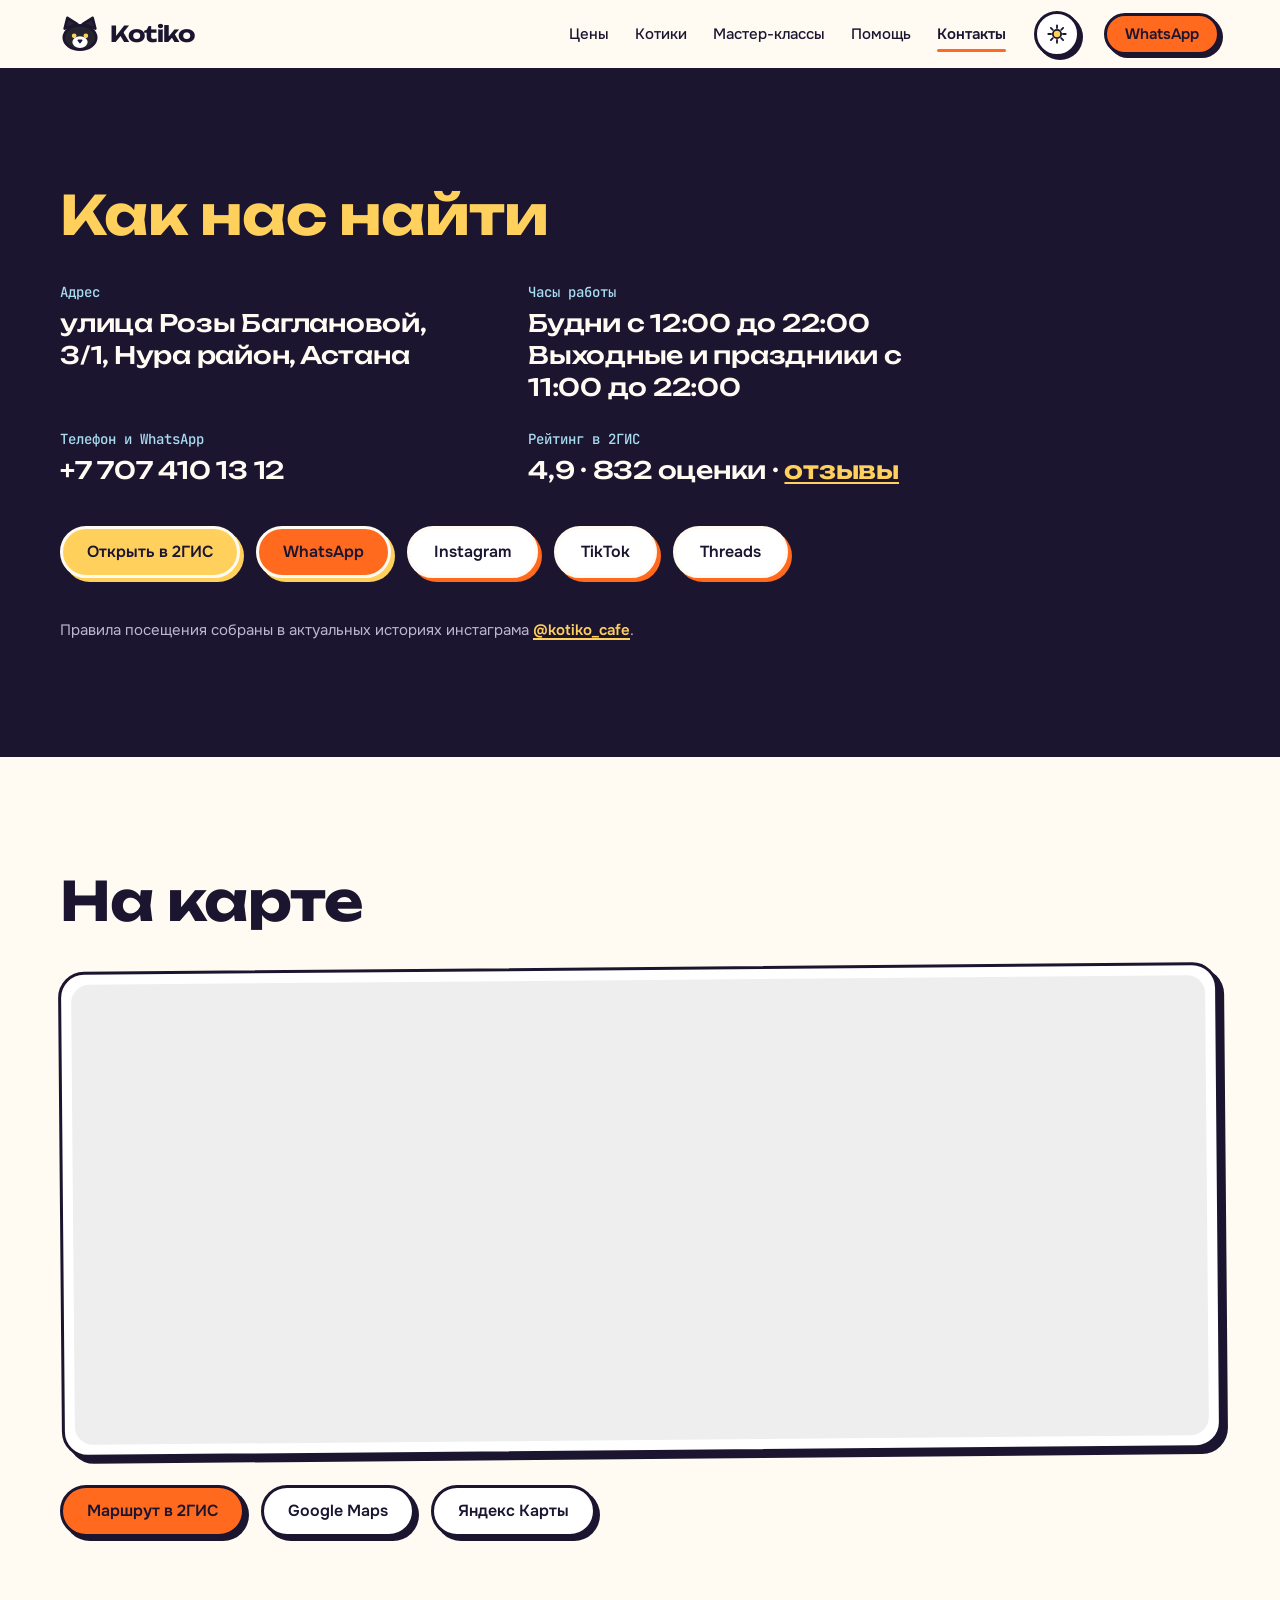
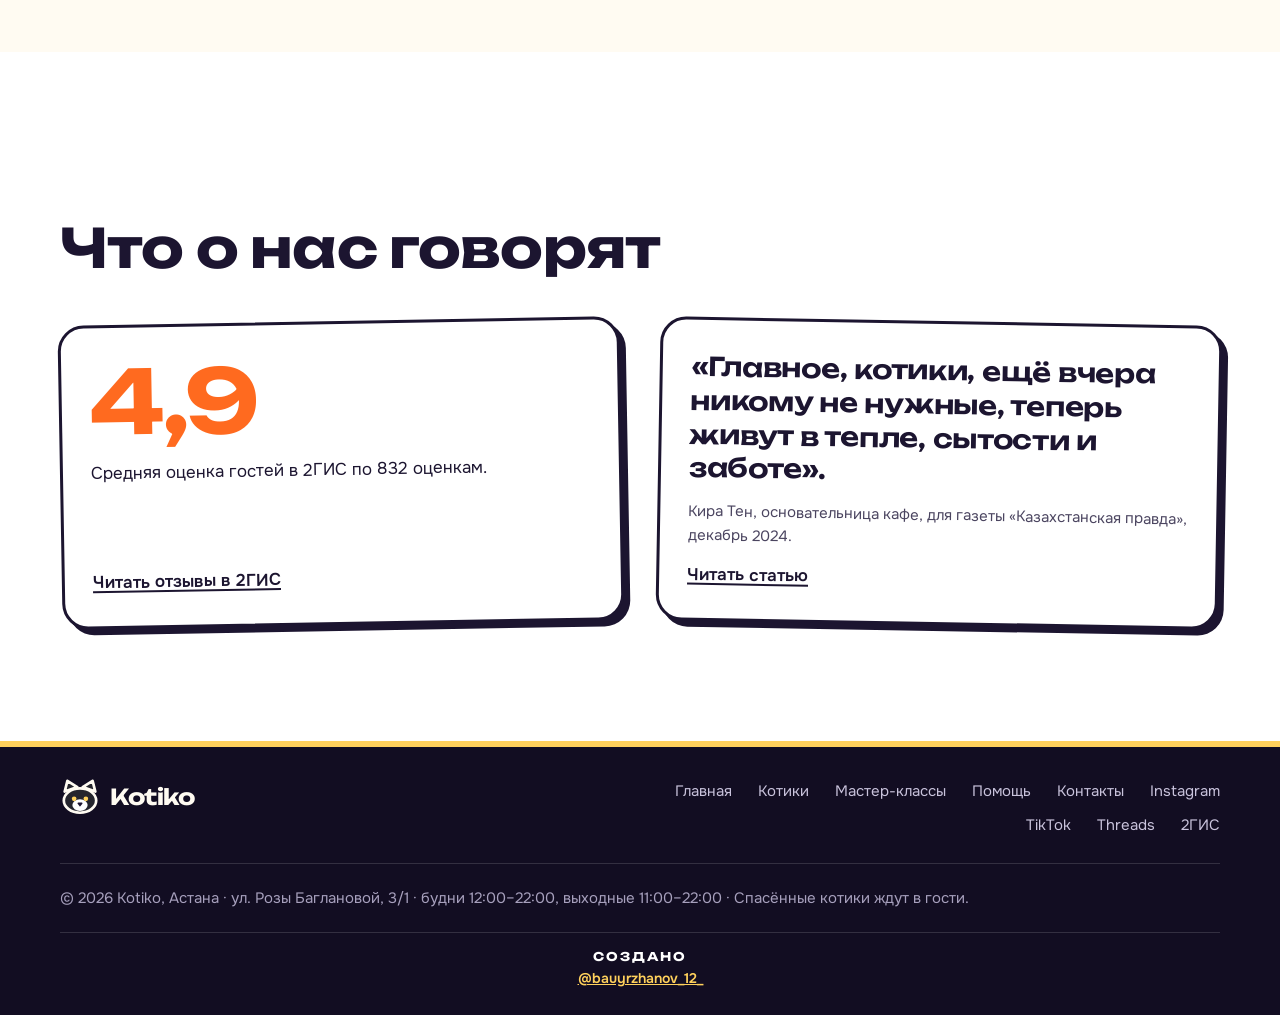
<file: contacts.html>
<!doctype html>
<html lang="ru">
<head>
  <meta charset="utf-8">
  <meta name="viewport" content="width=device-width, initial-scale=1">
  <title>Контакты — Kotiko, котокафе в Астане</title>
  <meta name="description" content="Адрес, часы работы и телефон котокафе Kotiko в Астане.">
  <meta name="theme-color" content="#ff6a1f">
  <meta property="og:type" content="website">
  <meta property="og:title" content="Контакты — Kotiko, котокафе в Астане">
  <meta property="og:description" content="Адрес, часы работы и телефон котокафе Kotiko в Астане.">
  <meta property="og:locale" content="ru_RU">
  <meta property="og:url" content="https://kotiko.w-smp.in/contacts">
  <meta property="og:image" content="https://kotiko.w-smp.in/og.jpg?v=2">
  <meta property="og:image:alt" content="Котокафе Kotiko в Астане: спасённые котики">
  <meta property="og:image:width" content="1200">
  <meta property="og:image:height" content="630">
  <meta name="twitter:card" content="summary_large_image">
  <link rel="canonical" href="https://kotiko.w-smp.in/contacts">
  <link rel="icon" href="favicon.svg" type="image/svg+xml">
  <link rel="preconnect" href="https://fonts.googleapis.com">
  <link rel="preconnect" href="https://fonts.gstatic.com" crossorigin>
  <link rel="stylesheet" href="https://fonts.googleapis.com/css2?family=JetBrains+Mono:wght@500;700&family=Onest:wght@400;500;600&family=Unbounded:wght@500;600;700&display=swap">
  <script>try{var t=localStorage.getItem("kotiko-theme");if(!t&&matchMedia("(prefers-color-scheme: dark)").matches)t="dark";if(t)document.documentElement.setAttribute("data-theme",t)}catch(e){}</script>
  <link rel="stylesheet" href="css/style.css?v=5">
  <script type="application/ld+json">
  {
    "@context": "https://schema.org",
    "@type": "LocalBusiness",
    "name": "Kotiko",
    "description": "Котокафе со спасёнными котиками в Астане. Оплата поминутно.",
    "address": {
      "@type": "PostalAddress",
      "streetAddress": "улица Розы Баглановой, 3/1",
      "addressLocality": "Астана",
      "addressCountry": "KZ"
    },
    "telephone": "+77074101312",
    "openingHoursSpecification": [
      { "@type": "OpeningHoursSpecification", "dayOfWeek": ["Monday", "Tuesday", "Wednesday", "Thursday", "Friday"], "opens": "12:00", "closes": "22:00" },
      { "@type": "OpeningHoursSpecification", "dayOfWeek": ["Saturday", "Sunday"], "opens": "11:00", "closes": "22:00" }
    ],
    "sameAs": ["https://www.instagram.com/kotiko_cafe", "https://www.tiktok.com/@kotiko_cafe"]
  }
  </script>
</head>
<body>

<svg width="0" height="0" style="position:absolute" aria-hidden="true" focusable="false">
  <symbol id="paw" viewBox="0 0 64 64">
    <ellipse cx="32" cy="43" rx="15" ry="12"/>
    <ellipse cx="13" cy="27" rx="6" ry="8" transform="rotate(-22 13 27)"/>
    <ellipse cx="25" cy="14" rx="6" ry="8.500" transform="rotate(-7 25 14)"/>
    <ellipse cx="39" cy="14" rx="6" ry="8.500" transform="rotate(7 39 14)"/>
    <ellipse cx="51" cy="27" rx="6" ry="8" transform="rotate(22 51 27)"/>
  </symbol>
</svg>

<header class="topbar" id="top">
  <div class="wrap topbar__in">
    <a class="logo" href="./" aria-label="Kotiko">
      <svg class="logo__mark" viewBox="0 0 44 40" aria-hidden="true">
        <path d="M5 14 8 2l11 7zM39 14 36 2 25 9z" fill="#25252d" stroke="#1c1530" stroke-width="3" stroke-linejoin="round"/>
        <ellipse cx="22" cy="24" rx="18" ry="13.500" fill="#25252d" stroke="#1c1530" stroke-width="3"/><ellipse cx="22" cy="29" rx="8.500" ry="6.500" fill="#fff"/>
        <circle cx="15.500" cy="22" r="2.600" fill="#ffd15c"/><circle cx="28.500" cy="22" r="2.600" fill="#ffd15c"/>
        <path d="M20 27h4l-2 2.600z" fill="#ff9fb2" stroke="#1c1530" stroke-width="1.600" stroke-linejoin="round"/>
      </svg>
      <span>Kotiko</span>
    </a>
    <nav class="nav" id="nav" aria-label="Основная навигация">
      <a href="./">Цены</a>
      <a href="cats">Котики</a>
      <a href="classes">Мастер-классы</a>
      <a href="help">Помощь</a>
      <a href="contacts" aria-current="page">Контакты</a>
    </nav>
    <button class="theme" id="theme" type="button" aria-label="Тёмная тема" aria-pressed="false"><svg class="theme__sun" viewBox="0 0 24 24" width="22" height="22" aria-hidden="true"><circle cx="12" cy="12" r="4.500" fill="#ffd15c" stroke="#1c1530" stroke-width="2"/><path d="M12 2.500v3M12 18.500v3M2.500 12h3M18.500 12h3M5.300 5.300l2.100 2.100M16.600 16.600l2.100 2.100M18.700 5.300l-2.100 2.100M7.400 16.600l-2.100 2.100" stroke="#1c1530" stroke-width="2" stroke-linecap="round"/></svg><svg class="theme__moon" viewBox="0 0 24 24" width="22" height="22" aria-hidden="true"><path d="M20 14.500A8.500 8.500 0 0 1 9.500 4 8.500 8.500 0 1 0 20 14.500z" fill="#ffd15c" stroke="#1c1530" stroke-width="2" stroke-linejoin="round"/></svg></button>
    <button class="burger" id="burger" type="button" aria-label="Меню" aria-expanded="false" aria-controls="nav"><span></span><span></span><span></span></button>
    <a class="btn btn--tang btn--sm" href="#" data-wa="hello">WhatsApp</a>
  </div>
  <div class="trail" id="trail" aria-hidden="true"><svg><use href="#paw"/></svg><svg><use href="#paw"/></svg><svg><use href="#paw"/></svg><svg><use href="#paw"/></svg><svg><use href="#paw"/></svg><svg><use href="#paw"/></svg><svg><use href="#paw"/></svg><svg><use href="#paw"/></svg><svg><use href="#paw"/></svg><svg><use href="#paw"/></svg><svg><use href="#paw"/></svg><svg><use href="#paw"/></svg><svg><use href="#paw"/></svg><svg><use href="#paw"/></svg><svg><use href="#paw"/></svg><svg><use href="#paw"/></svg><svg><use href="#paw"/></svg><svg><use href="#paw"/></svg></div>
</header>

<main>

<section class="section section--ink" id="contacts">
  <div class="wrap contacts">
    <h2 data-reveal="rise">Как нас найти</h2>
    <dl class="contacts__list">
      <div data-reveal="rise"><dt>Адрес</dt><dd>улица Розы Баглановой, 3/1, Нура район, Астана</dd></div>
      <div data-reveal="rise" style="--d:.06s">
        <dt>Часы работы</dt>
        <dd>Будни с 12:00 до 22:00<br>Выходные и праздники с 11:00 до 22:00</dd>
      </div>
      <div data-reveal="rise" style="--d:.12s"><dt>Телефон и WhatsApp</dt><dd><a href="tel:+77074101312">+7 707 410 13 12</a></dd></div>
      <div data-reveal="rise" style="--d:.18s"><dt>Рейтинг в 2ГИС</dt><dd>4,9 · 832 оценки · <a class="link link--light" href="https://2gis.kz/astana/firm/70000001091591591/tab/reviews" target="_blank" rel="noopener">отзывы</a></dd></div>
    </dl>
    <div class="contacts__links">
      <a class="btn btn--butter" href="https://2gis.kz/astana/firm/70000001091591591" target="_blank" rel="noopener">Открыть в 2ГИС</a>
      <a class="btn btn--tang" href="#" data-wa="hello">WhatsApp</a>
      <a class="btn btn--white" href="https://www.instagram.com/kotiko_cafe/" target="_blank" rel="noopener">Instagram</a>
      <a class="btn btn--white" href="https://www.tiktok.com/@kotiko_cafe" target="_blank" rel="noopener">TikTok</a>
      <a class="btn btn--white" href="https://www.threads.com/@kotiko_cafe" target="_blank" rel="noopener">Threads</a>
    </div>
    <p class="contacts__note">Правила посещения собраны в актуальных историях инстаграма <a class="link link--light" href="https://www.instagram.com/kotiko_cafe/" target="_blank" rel="noopener">@kotiko_cafe</a>.</p>
  </div>
</section>

<section class="section section--paper" id="map">
  <div class="wrap">
    <h2 data-reveal="rise">На карте</h2>
    <div class="mapbox sticker" data-reveal="pop" style="--r:-.5deg">
      <iframe title="Kotiko на карте" loading="lazy" referrerpolicy="no-referrer-when-downgrade" src="https://www.google.com/maps?q=%D0%A0%D0%BE%D0%B7%D1%8B+%D0%91%D0%B0%D0%B3%D0%BB%D0%B0%D0%BD%D0%BE%D0%B2%D0%BE%D0%B9+3%2F1+%D0%90%D1%81%D1%82%D0%B0%D0%BD%D0%B0&output=embed"></iframe>
    </div>
    <div class="map__links" data-reveal="rise">
      <a class="btn btn--tang" href="https://2gis.kz/astana/firm/70000001091591591" target="_blank" rel="noopener">Маршрут в 2ГИС</a>
      <a class="btn btn--white" href="https://www.google.com/maps/search/?api=1&query=%D0%A0%D0%BE%D0%B7%D1%8B+%D0%91%D0%B0%D0%B3%D0%BB%D0%B0%D0%BD%D0%BE%D0%B2%D0%BE%D0%B9+3%2F1+%D0%90%D1%81%D1%82%D0%B0%D0%BD%D0%B0" target="_blank" rel="noopener">Google Maps</a>
      <a class="btn btn--white" href="https://yandex.kz/maps/?text=%D0%A0%D0%BE%D0%B7%D1%8B+%D0%91%D0%B0%D0%B3%D0%BB%D0%B0%D0%BD%D0%BE%D0%B2%D0%BE%D0%B9+3%2F1+%D0%90%D1%81%D1%82%D0%B0%D0%BD%D0%B0" target="_blank" rel="noopener">Яндекс Карты</a>
    </div>
  </div>
</section>

<section class="section section--white" id="about-us">
  <div class="wrap">
    <h2 data-reveal="rise">Что о нас говорят</h2>
    <ul class="voices">
      <li class="sticker voice" data-reveal="pop" style="--r:-1deg">
        <b class="voice__big">4,9</b>
        <p>Средняя оценка гостей в 2ГИС по 832 оценкам.</p>
        <a class="link" href="https://2gis.kz/astana/firm/70000001091591591/tab/reviews" target="_blank" rel="noopener">Читать отзывы в 2ГИС</a>
      </li>
      <li class="sticker voice" data-reveal="pop" style="--r:1deg;--d:.1s">
        <p class="voice__q">«Главное, котики, ещё вчера никому не нужные, теперь живут в тепле, сытости и заботе».</p>
        <p class="voice__by">Кира Тен, основательница кафе, для газеты «Казахстанская правда», декабрь 2024.</p>
        <a class="link" href="https://kazpravda.kz/n/kotiko-dlya-kotikov-s-ulitsy/" target="_blank" rel="noopener">Читать статью</a>
      </li>
    </ul>
  </div>
</section>

</main>

<footer class="footer">
  <div class="wrap footer__top">
    <a class="logo footer__logo" href="./" aria-label="Kotiko, на главную"><svg class="logo__mark" viewBox="0 0 44 40" aria-hidden="true"><path d="M5 14 8 2l11 7zM39 14 36 2 25 9z" fill="#25252d" stroke="#fffbf2" stroke-width="3" stroke-linejoin="round"/><ellipse cx="22" cy="24" rx="18" ry="13.500" fill="#25252d" stroke="#fffbf2" stroke-width="3"/><ellipse cx="22" cy="29" rx="8.500" ry="6.500" fill="#fff"/><circle cx="15.500" cy="22" r="2.600" fill="#ffd15c"/><circle cx="28.500" cy="22" r="2.600" fill="#ffd15c"/><path d="M20 27h4l-2 2.600z" fill="#ff9fb2" stroke="#1c1530" stroke-width="1.600" stroke-linejoin="round"/></svg><span>Kotiko</span></a>
    <nav class="footer__nav" aria-label="Страницы сайта"><a href="./">Главная</a><a href="cats">Котики</a><a href="classes">Мастер-классы</a><a href="help">Помощь</a><a href="contacts">Контакты</a><a href="https://www.instagram.com/kotiko_cafe/" target="_blank" rel="noopener">Instagram</a><a href="https://www.tiktok.com/@kotiko_cafe" target="_blank" rel="noopener">TikTok</a><a href="https://www.threads.com/@kotiko_cafe" target="_blank" rel="noopener">Threads</a><a href="https://2gis.kz/astana/firm/70000001091591591" target="_blank" rel="noopener">2ГИС</a></nav>
  </div>
  <p class="wrap footer__copy">© <span id="year"></span> Kotiko, Астана · ул. Розы Баглановой, 3/1 · будни 12:00–22:00, выходные 11:00–22:00 · Спасённые котики ждут в гости.</p>
  <p class="foot-made"><span>Создано</span><a href="https://instagram.com/bauyrzhanov_12_" target="_blank" rel="noopener">@bauyrzhanov_12_</a></p>
</footer>

<a class="wa-fab" href="#" data-wa="hello" aria-label="Написать в WhatsApp" target="_blank" rel="noopener"><svg viewBox="0 0 32 32" width="30" height="30" aria-hidden="true"><path d="M16 4C9.400 4 4 9.300 4 15.900c0 2.300.7 4.500 1.900 6.300L4.500 28l6-1.500c1.700.9 3.600 1.400 5.500 1.400 6.600 0 12-5.300 12-11.900S22.600 4 16 4z" fill="#fff" stroke="#1c1530" stroke-width="2.200" stroke-linejoin="round"/><path d="M12 10.500c.3-.5.900-.5 1.200 0l1 2c.2.400.1.800-.2 1.100l-.6.700c.8 1.600 2.100 2.900 3.800 3.700l.7-.8c.3-.3.700-.4 1.100-.2l2 1c.5.300.6.800.3 1.300-.7 1.200-1.700 1.800-3.100 1.600C14.900 20 11.600 16.600 10.800 13c-.1-1.200.3-2.100 1.200-2.500z" fill="#1c1530"/></svg></a>
<script src="js/data.js?v=5" defer></script>
<script src="js/app.js?v=5" defer></script>
</body>
</html>
</file>
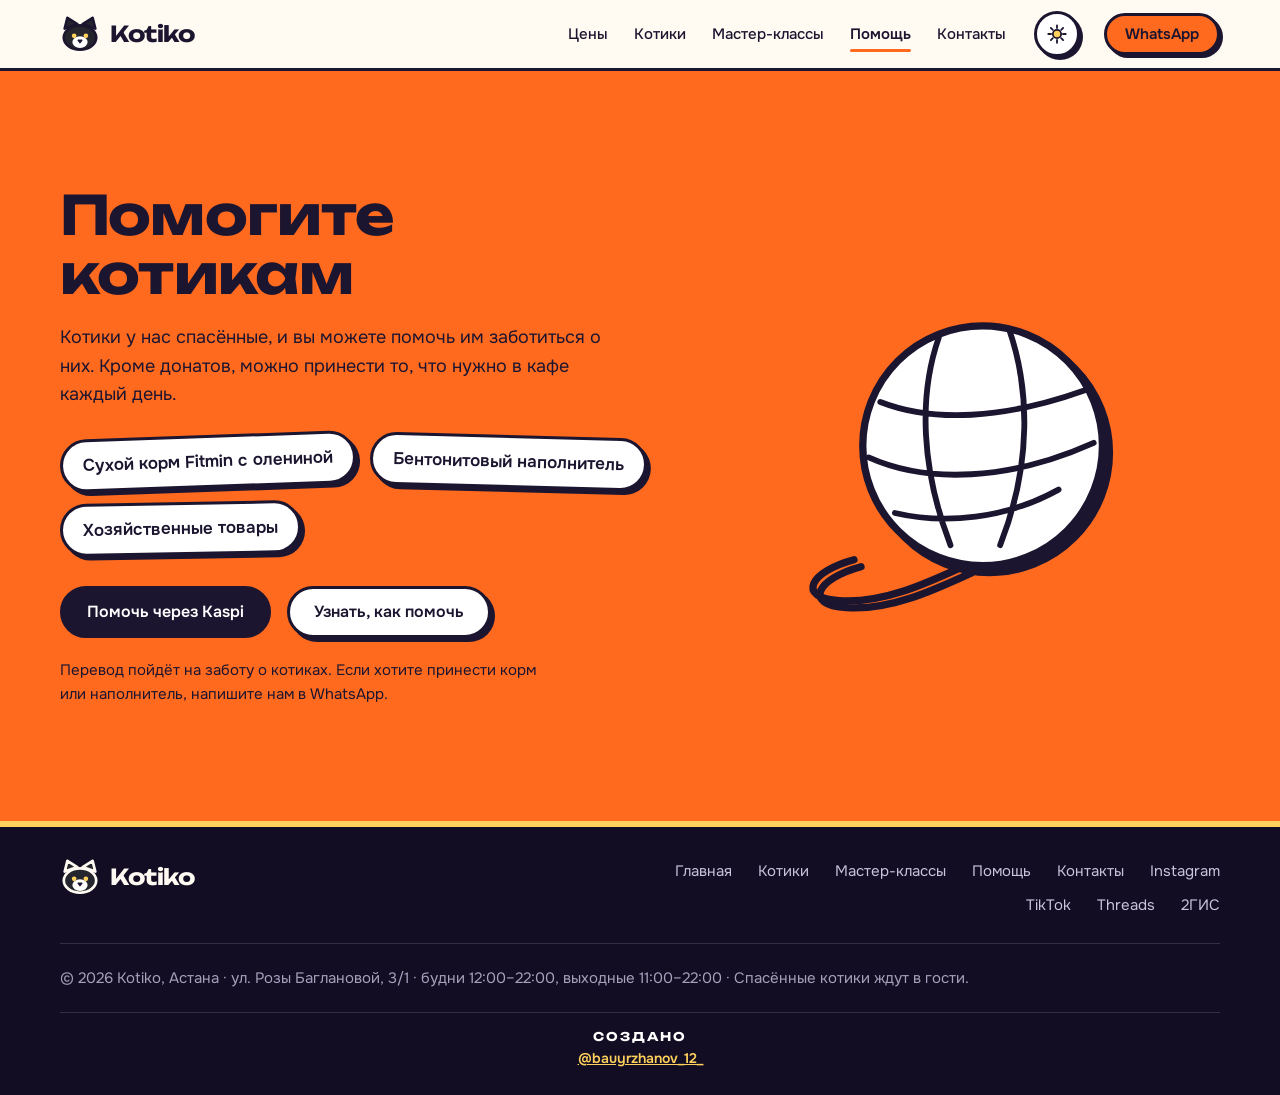
<file: help.html>
<!doctype html>
<html lang="ru">
<head>
  <meta charset="utf-8">
  <meta name="viewport" content="width=device-width, initial-scale=1">
  <title>Помощь котикам — Kotiko, котокафе в Астане</title>
  <meta name="description" content="Как помочь спасённым котикам: корм, наполнитель, хозтовары.">
  <meta name="theme-color" content="#ff6a1f">
  <meta property="og:type" content="website">
  <meta property="og:title" content="Помощь котикам — Kotiko, котокафе в Астане">
  <meta property="og:description" content="Как помочь спасённым котикам: корм, наполнитель, хозтовары.">
  <meta property="og:locale" content="ru_RU">
  <meta property="og:url" content="https://kotiko.w-smp.in/help">
  <meta property="og:image" content="https://kotiko.w-smp.in/og.jpg?v=2">
  <meta property="og:image:alt" content="Котокафе Kotiko в Астане: спасённые котики">
  <meta property="og:image:width" content="1200">
  <meta property="og:image:height" content="630">
  <meta name="twitter:card" content="summary_large_image">
  <link rel="canonical" href="https://kotiko.w-smp.in/help">
  <link rel="icon" href="favicon.svg" type="image/svg+xml">
  <link rel="preconnect" href="https://fonts.googleapis.com">
  <link rel="preconnect" href="https://fonts.gstatic.com" crossorigin>
  <link rel="stylesheet" href="https://fonts.googleapis.com/css2?family=JetBrains+Mono:wght@500;700&family=Onest:wght@400;500;600&family=Unbounded:wght@500;600;700&display=swap">
  <script>try{var t=localStorage.getItem("kotiko-theme");if(!t&&matchMedia("(prefers-color-scheme: dark)").matches)t="dark";if(t)document.documentElement.setAttribute("data-theme",t)}catch(e){}</script>
  <link rel="stylesheet" href="css/style.css?v=5">
  
</head>
<body>

<svg width="0" height="0" style="position:absolute" aria-hidden="true" focusable="false">
  <symbol id="paw" viewBox="0 0 64 64">
    <ellipse cx="32" cy="43" rx="15" ry="12"/>
    <ellipse cx="13" cy="27" rx="6" ry="8" transform="rotate(-22 13 27)"/>
    <ellipse cx="25" cy="14" rx="6" ry="8.500" transform="rotate(-7 25 14)"/>
    <ellipse cx="39" cy="14" rx="6" ry="8.500" transform="rotate(7 39 14)"/>
    <ellipse cx="51" cy="27" rx="6" ry="8" transform="rotate(22 51 27)"/>
  </symbol>
</svg>

<header class="topbar" id="top">
  <div class="wrap topbar__in">
    <a class="logo" href="./" aria-label="Kotiko">
      <svg class="logo__mark" viewBox="0 0 44 40" aria-hidden="true">
        <path d="M5 14 8 2l11 7zM39 14 36 2 25 9z" fill="#25252d" stroke="#1c1530" stroke-width="3" stroke-linejoin="round"/>
        <ellipse cx="22" cy="24" rx="18" ry="13.500" fill="#25252d" stroke="#1c1530" stroke-width="3"/><ellipse cx="22" cy="29" rx="8.500" ry="6.500" fill="#fff"/>
        <circle cx="15.500" cy="22" r="2.600" fill="#ffd15c"/><circle cx="28.500" cy="22" r="2.600" fill="#ffd15c"/>
        <path d="M20 27h4l-2 2.600z" fill="#ff9fb2" stroke="#1c1530" stroke-width="1.600" stroke-linejoin="round"/>
      </svg>
      <span>Kotiko</span>
    </a>
    <nav class="nav" id="nav" aria-label="Основная навигация">
      <a href="./">Цены</a>
      <a href="cats">Котики</a>
      <a href="classes">Мастер-классы</a>
      <a href="help" aria-current="page">Помощь</a>
      <a href="contacts">Контакты</a>
    </nav>
    <button class="theme" id="theme" type="button" aria-label="Тёмная тема" aria-pressed="false"><svg class="theme__sun" viewBox="0 0 24 24" width="22" height="22" aria-hidden="true"><circle cx="12" cy="12" r="4.500" fill="#ffd15c" stroke="#1c1530" stroke-width="2"/><path d="M12 2.500v3M12 18.500v3M2.500 12h3M18.500 12h3M5.300 5.300l2.100 2.100M16.600 16.600l2.100 2.100M18.700 5.300l-2.100 2.100M7.400 16.600l-2.100 2.100" stroke="#1c1530" stroke-width="2" stroke-linecap="round"/></svg><svg class="theme__moon" viewBox="0 0 24 24" width="22" height="22" aria-hidden="true"><path d="M20 14.500A8.500 8.500 0 0 1 9.500 4 8.500 8.500 0 1 0 20 14.500z" fill="#ffd15c" stroke="#1c1530" stroke-width="2" stroke-linejoin="round"/></svg></button>
    <button class="burger" id="burger" type="button" aria-label="Меню" aria-expanded="false" aria-controls="nav"><span></span><span></span><span></span></button>
    <a class="btn btn--tang btn--sm" href="#" data-wa="hello">WhatsApp</a>
  </div>
  <div class="trail" id="trail" aria-hidden="true"><svg><use href="#paw"/></svg><svg><use href="#paw"/></svg><svg><use href="#paw"/></svg><svg><use href="#paw"/></svg><svg><use href="#paw"/></svg><svg><use href="#paw"/></svg><svg><use href="#paw"/></svg><svg><use href="#paw"/></svg><svg><use href="#paw"/></svg><svg><use href="#paw"/></svg><svg><use href="#paw"/></svg><svg><use href="#paw"/></svg><svg><use href="#paw"/></svg><svg><use href="#paw"/></svg><svg><use href="#paw"/></svg><svg><use href="#paw"/></svg><svg><use href="#paw"/></svg><svg><use href="#paw"/></svg></div>
</header>

<main>

<section class="section section--orange" id="help">
  <div class="wrap help">
    <div class="help__text">
      <h2 data-reveal="rise">Помогите котикам</h2>
      <p data-reveal="rise">Котики у нас спасённые, и вы можете помочь им заботиться о них. Кроме донатов, можно принести то, что нужно в кафе каждый день.</p>
      <ul class="chip-list">
        <li class="sticker sticker--sm" style="--r:-2deg" data-reveal="pop">Сухой корм Fitmin с олениной</li>
        <li class="sticker sticker--sm" style="--r:1.5deg" data-reveal="pop">Бентонитовый наполнитель</li>
        <li class="sticker sticker--sm" style="--r:-1deg" data-reveal="pop">Хозяйственные товары</li>
      </ul>
      <div class="help__btns">
        <a class="btn btn--ink" href="https://pay.kaspi.kz/pay/xeehgpfw" target="_blank" rel="noopener">Помочь через Kaspi</a>
        <a class="btn btn--white" href="#" data-wa="help">Узнать, как помочь</a>
      </div>
      <p class="help__note">Перевод пойдёт на заботу о котиках. Если хотите принести корм или наполнитель, напишите нам в WhatsApp.</p>
    </div>
    <svg class="yarn" id="yarn" viewBox="0 0 260 220" aria-hidden="true">
      <path d="M52 188c-30 8-40 26-10 28s60-12 86-24" fill="none" stroke="#1c1530" stroke-width="5" stroke-linecap="round"/>
      <g class="yarn__ball">
        <circle cx="140" cy="110" r="82" fill="#fff" stroke="#1c1530" stroke-width="5"/>
        <path d="M70 80c36 14 84 12 140-8M62 118c40 18 96 16 154-10M80 156c34 8 76 4 112-16M110 36c-14 40-12 90 8 142M158 30c14 40 16 92-6 148" fill="none" stroke="#1c1530" stroke-width="4" stroke-linecap="round"/>
      </g>
    </svg>
  </div>
</section>

</main>

<footer class="footer">
  <div class="wrap footer__top">
    <a class="logo footer__logo" href="./" aria-label="Kotiko, на главную"><svg class="logo__mark" viewBox="0 0 44 40" aria-hidden="true"><path d="M5 14 8 2l11 7zM39 14 36 2 25 9z" fill="#25252d" stroke="#fffbf2" stroke-width="3" stroke-linejoin="round"/><ellipse cx="22" cy="24" rx="18" ry="13.500" fill="#25252d" stroke="#fffbf2" stroke-width="3"/><ellipse cx="22" cy="29" rx="8.500" ry="6.500" fill="#fff"/><circle cx="15.500" cy="22" r="2.600" fill="#ffd15c"/><circle cx="28.500" cy="22" r="2.600" fill="#ffd15c"/><path d="M20 27h4l-2 2.600z" fill="#ff9fb2" stroke="#1c1530" stroke-width="1.600" stroke-linejoin="round"/></svg><span>Kotiko</span></a>
    <nav class="footer__nav" aria-label="Страницы сайта"><a href="./">Главная</a><a href="cats">Котики</a><a href="classes">Мастер-классы</a><a href="help">Помощь</a><a href="contacts">Контакты</a><a href="https://www.instagram.com/kotiko_cafe/" target="_blank" rel="noopener">Instagram</a><a href="https://www.tiktok.com/@kotiko_cafe" target="_blank" rel="noopener">TikTok</a><a href="https://www.threads.com/@kotiko_cafe" target="_blank" rel="noopener">Threads</a><a href="https://2gis.kz/astana/firm/70000001091591591" target="_blank" rel="noopener">2ГИС</a></nav>
  </div>
  <p class="wrap footer__copy">© <span id="year"></span> Kotiko, Астана · ул. Розы Баглановой, 3/1 · будни 12:00–22:00, выходные 11:00–22:00 · Спасённые котики ждут в гости.</p>
  <p class="foot-made"><span>Создано</span><a href="https://instagram.com/bauyrzhanov_12_" target="_blank" rel="noopener">@bauyrzhanov_12_</a></p>
</footer>

<a class="wa-fab" href="#" data-wa="hello" aria-label="Написать в WhatsApp" target="_blank" rel="noopener"><svg viewBox="0 0 32 32" width="30" height="30" aria-hidden="true"><path d="M16 4C9.400 4 4 9.300 4 15.900c0 2.300.7 4.500 1.900 6.300L4.500 28l6-1.500c1.700.9 3.600 1.400 5.500 1.400 6.600 0 12-5.300 12-11.900S22.600 4 16 4z" fill="#fff" stroke="#1c1530" stroke-width="2.200" stroke-linejoin="round"/><path d="M12 10.500c.3-.5.900-.5 1.200 0l1 2c.2.400.1.800-.2 1.100l-.6.700c.8 1.600 2.100 2.900 3.800 3.700l.7-.8c.3-.3.700-.4 1.100-.2l2 1c.5.300.6.800.3 1.300-.7 1.200-1.700 1.800-3.100 1.600C14.900 20 11.600 16.600 10.800 13c-.1-1.200.3-2.100 1.200-2.500z" fill="#1c1530"/></svg></a>
<script src="js/data.js?v=5" defer></script>
<script src="js/app.js?v=5" defer></script>
</body>
</html>
</file>
<file: css/style.css>
:root {
  --ink: #1c1530;
  --tuxedo: #25252d;
  --tang: #ff6a1f;
  --butter: #ffd15c;
  --sky: #a9ddf2;
  --pink: #ffb8c6;
  --mint: #bdebc8;
  --paper: #fffbf2;
  --muted: #4b4560;
  --display: "Unbounded", "Montserrat", system-ui, sans-serif;
  --sans: "Onest", system-ui, -apple-system, "Segoe UI", Roboto, sans-serif;
  --mono: "JetBrains Mono", ui-monospace, "SF Mono", Menlo, Consolas, monospace;
  --bw: 3px;
  --sh: 6px 6px 0 var(--ink);
  --spring: cubic-bezier(.3, 1.5, .5, 1);
}

*, *::before, *::after { box-sizing: border-box; }
html { scroll-behavior: smooth; scroll-padding-top: 84px; -webkit-text-size-adjust: 100%; overflow-x: clip; }
body {
  margin: 0; overflow-x: clip;
  font-family: var(--sans); font-size: 17px; line-height: 1.6;
  color: var(--ink); background: var(--paper);
}
img { max-width: 100%; display: block; }
a { color: inherit; }
h1, h2, h3 { font-family: var(--display); font-weight: 700; line-height: 1.08; margin: 0; letter-spacing: -.015em; }
h2 { font-size: clamp(30px, 4.6vw, 54px); }
h3 { font-size: 19px; letter-spacing: 0; font-weight: 600; }
p { margin: 0; }
ul, dl, dd { margin: 0; padding: 0; list-style: none; }
svg { display: block; }

:focus-visible { outline: 3px solid var(--ink); outline-offset: 3px; border-radius: 6px; }
.section--ink :focus-visible { outline-color: var(--butter); }

.wrap { width: min(1160px, 100% - 40px); margin-inline: auto; }
.lead { margin-top: 16px; max-width: 40em; font-size: 18px; color: var(--muted); }
.lead--ink { color: var(--ink); }
.link { font-weight: 600; text-decoration-thickness: 2px; text-underline-offset: 3px; }
.link--light { color: var(--butter); }

/* buttons: stickers with a hard shadow */
.btn {
  --bg: #fff; --fg: var(--ink); --shc: var(--ink);
  display: inline-flex; align-items: center; justify-content: center;
  min-height: 52px; padding: 0 24px; border-radius: 999px;
  border: var(--bw) solid var(--ink); background: var(--bg); color: var(--fg);
  box-shadow: 4px 4px 0 var(--shc);
  font: 600 16px/1 var(--sans); text-decoration: none; cursor: pointer;
  transition: transform .15s var(--spring), box-shadow .15s var(--spring), background-color .2s;
}
.btn:hover { transform: translate(-2px, -2px); box-shadow: 6px 6px 0 var(--shc); }
.btn:active { transform: translate(3px, 3px); box-shadow: 1px 1px 0 var(--shc); transition-duration: .05s; }
.btn--sm { min-height: 42px; padding: 0 18px; font-size: 15px; box-shadow: 3px 3px 0 var(--shc); }
.btn--tang { --bg: var(--tang); }
.btn--butter { --bg: var(--butter); }
.btn--white { --bg: #fff; }
.btn--ink { --bg: var(--ink); --fg: #fff; --shc: var(--tang); }
.section--ink .btn { --shc: var(--butter); border-color: #fffbf2; }
.section--ink .btn--white { --shc: var(--tang); }

/* top bar */
.topbar { position: sticky; top: 0; z-index: 30; background: var(--paper); border-bottom: var(--bw) solid var(--ink); }
.topbar__in { display: flex; align-items: center; gap: 24px; height: 68px; }
.logo { display: flex; align-items: center; gap: 10px; text-decoration: none; font: 700 22px/1 var(--display); letter-spacing: -.02em; }
.logo__mark { width: 40px; height: 36px; transition: transform .4s var(--spring); }
.logo:hover .logo__mark { transform: rotate(-10deg) scale(1.08); }
.nav { display: flex; gap: 26px; margin-left: auto; font-weight: 500; font-size: 15px; }
.nav a { position: relative; text-decoration: none; padding: 6px 0; }
.nav a::after {
  content: ""; position: absolute; left: 0; right: 0; bottom: 0; height: 3px; background: var(--tang);
  border-radius: 2px; transform: scaleX(0); transform-origin: left; transition: transform .25s var(--spring);
}
.nav a:hover::after { transform: scaleX(1); }

/* hero */
.hero { position: relative; background: var(--tang); padding-block: clamp(48px, 6vw, 76px) clamp(100px, 11vw, 140px); overflow: hidden; }
.hero__in { position: relative; display: grid; grid-template-columns: 1.08fr .92fr; gap: clamp(36px, 5vw, 72px); align-items: center; }
.hero__text { min-width: 0; }

.status {
  display: inline-flex; align-items: center; gap: 10px; padding: 8px 16px 8px 14px;
  background: #fff; border: var(--bw) solid var(--ink); border-radius: 999px; font-size: 15px; font-weight: 500;
}
.status__dot { width: 11px; height: 11px; border-radius: 50%; background: #8d86a3; border: 2px solid var(--ink); }
.status.is-open .status__dot { background: #35c46f; }

.h1 { font-size: clamp(38px, 6.2vw, 74px); line-height: 1.04; letter-spacing: -.03em; margin: 22px 0 22px; }
.line { display: block; overflow: hidden; padding-bottom: .08em; margin-bottom: -.08em; }
.w { display: inline-block; }

.hero__lead { max-width: 30em; font-size: 19px; }
.hero__facts { margin-top: 22px; display: flex; flex-wrap: wrap; gap: 10px; }
.hero__facts li {
  display: inline-flex; align-items: center; gap: 8px; padding: 6px 14px;
  border: 2px solid var(--ink); border-radius: 999px; font-size: 15px; font-weight: 500;
}
.hero__actions { margin-top: 30px; display: flex; flex-wrap: wrap; gap: 14px; }

/* paw prints walking across the hero */
.paws { position: absolute; inset: 0; pointer-events: none; }
.paw { position: absolute; width: 54px; height: 54px; fill: var(--ink); opacity: .13; }
.p1 { left: 2%; bottom: 20%; transform: rotate(-24deg); }
.p2 { left: 9%; bottom: 9%; transform: rotate(-10deg); }
.p3 { left: 19%; bottom: 17%; transform: rotate(-30deg); }
.p4 { left: 30%; bottom: 6%; transform: rotate(-14deg); }
.p5 { left: 41%; bottom: 13%; transform: rotate(-28deg); }

/* receipt calculator with a peeking cat */
.receipt { position: relative; max-width: 440px; width: 100%; justify-self: center; filter: drop-shadow(7px 7px 0 var(--ink)); }

.peek { position: relative; height: 150px; margin-bottom: -4px; z-index: 1; }
.peek svg { position: absolute; inset: 0; width: 100%; height: 100%; overflow: visible; }
.peek__paws { z-index: 3; }
.ear { transform-box: fill-box; transform-origin: 50% 100%; }
.blink { transform-box: fill-box; transform-origin: center; }
.pupil { transition: transform .12s ease-out; }
.receipt:hover .ear--l { animation: ear-l .5s var(--spring); }
.receipt:hover .ear--r { animation: ear-r .5s var(--spring) .08s; }

.ticket { position: relative; z-index: 2; background: #fffdf6; border-radius: 18px 18px 0 0; padding: 26px 26px 34px; font-family: var(--mono); font-weight: 500; }
.ticket::after {
  content: ""; position: absolute; left: 0; right: 0; bottom: -13px; height: 14px;
  background:
    linear-gradient(135deg, #fffdf6 50%, transparent 50%) 0 0 / 20px 14px,
    linear-gradient(225deg, #fffdf6 50%, transparent 50%) 0 0 / 20px 14px;
  background-repeat: repeat-x;
}
.ticket__head { display: flex; align-items: baseline; justify-content: space-between; gap: 12px; padding-bottom: 14px; border-bottom: 2px dashed var(--ink); margin-bottom: 18px; }
.ticket__head h2 { font: 700 20px/1 var(--display); letter-spacing: -.01em; }
.ticket__head span { font-size: 13px; color: var(--muted); }

.seg { position: relative; display: grid; grid-template-columns: 1fr 1fr; padding: 3px; background: #fff; border: 2.5px solid var(--ink); border-radius: 999px; }
.seg::before {
  content: ""; position: absolute; top: 3px; bottom: 3px; left: 3px; width: calc(50% - 3px);
  background: var(--tang); border: 2px solid var(--ink); border-radius: 999px;
  transition: transform .4s var(--spring);
}
.seg[data-active="weekend"]::before { transform: translateX(100%); }
.seg button {
  position: relative; z-index: 1; min-height: 46px; padding: 6px 8px; background: none; border: 0; cursor: pointer;
  font: 600 13px/1.15 var(--sans); color: var(--ink); border-radius: 999px;
}

.ticket__label { display: flex; justify-content: space-between; align-items: baseline; margin-top: 20px; font-size: 14px; }
.ticket__label strong { font: 700 17px/1 var(--mono); }

.range { -webkit-appearance: none; appearance: none; width: 100%; height: 36px; margin: 4px 0 0; background: none; cursor: pointer; --p: 20%; }
.range::-webkit-slider-runnable-track {
  height: 14px; border: 2.5px solid var(--ink); border-radius: 999px;
  background: linear-gradient(90deg, var(--tang) var(--p), #fff var(--p));
}
.range::-webkit-slider-thumb {
  -webkit-appearance: none; appearance: none; width: 30px; height: 30px; margin-top: -9.5px;
  background: var(--butter); border: 3px solid var(--ink); border-radius: 50%; box-shadow: 2px 2px 0 var(--ink);
  transition: transform .15s var(--spring);
}
.range:active::-webkit-slider-thumb { transform: scale(1.18); }
.range::-moz-range-track { height: 14px; border: 2.5px solid var(--ink); border-radius: 999px; background: #fff; }
.range::-moz-range-progress { height: 14px; border-radius: 999px; background: var(--tang); }
.range::-moz-range-thumb { width: 24px; height: 24px; background: var(--butter); border: 3px solid var(--ink); border-radius: 50%; box-shadow: 2px 2px 0 var(--ink); }

.chips { display: flex; flex-wrap: wrap; gap: 8px; margin-top: 6px; }
.chips button {
  font: 600 13px/1 var(--mono); color: var(--ink); background: #fff; cursor: pointer;
  border: 2.5px solid var(--ink); border-radius: 999px; padding: 0 14px; min-height: 40px;
  transition: transform .15s var(--spring), background-color .15s;
}
.chips button:hover { transform: translateY(-2px); }
.chips button.is-on { background: var(--butter); box-shadow: 2px 2px 0 var(--ink); }

.people { display: flex; align-items: center; justify-content: space-between; gap: 16px; margin-top: 18px; font-size: 14px; }
.stepper { display: flex; align-items: center; gap: 6px; }
.stepper button {
  width: 44px; height: 44px; border-radius: 50%; border: 2.5px solid var(--ink); background: #fff;
  font: 700 22px/1 var(--mono); color: var(--ink); cursor: pointer; transition: transform .15s var(--spring), background-color .15s;
}
.stepper button:hover { background: var(--butter); }
.stepper button:active { transform: scale(.88); }
.stepper output { min-width: 40px; text-align: center; font: 700 20px/1 var(--mono); }

.total { display: flex; align-items: baseline; justify-content: space-between; gap: 12px; margin-top: 22px; padding-top: 16px; border-top: 2px dashed var(--ink); }
.total > span { font-size: 15px; font-weight: 700; }
.total__num {
  font: 700 clamp(38px, 5vw, 50px)/1.05 var(--display); letter-spacing: -.03em; font-variant-numeric: tabular-nums;
  background: linear-gradient(transparent 58%, var(--butter) 58%); padding: 0 6px; margin-right: -6px;
}
.total__num.bump { animation: bump .35s var(--spring); }
.ticket__detail { margin-top: 6px; font-size: 13px; color: var(--muted); text-align: right; font-variant-numeric: tabular-nums; }
.ticket__note { margin-top: 14px; font: 400 13px/1.5 var(--sans); color: var(--muted); }
.barcode {
  height: 34px; margin-top: 16px; opacity: .9;
  background: repeating-linear-gradient(90deg, var(--ink) 0 2px, transparent 2px 4px, var(--ink) 4px 5px, transparent 5px 9px, var(--ink) 9px 12px, transparent 12px 14px, var(--ink) 14px 15px, transparent 15px 19px);
}

/* ticker strip across the hero edge */
.ticker { position: relative; z-index: 5; margin: -44px -4vw -26px; padding: 14px 0; background: var(--ink); color: var(--butter); transform: rotate(-1.6deg); overflow: hidden; border-block: var(--bw) solid var(--ink); }
.ticker__track { display: flex; width: max-content; animation: marquee 34s linear infinite; }
.ticker__group { display: flex; align-items: center; gap: 28px; padding-right: 28px; font: 600 clamp(17px, 2vw, 22px)/1 var(--display); white-space: nowrap; }
.ticker__group svg { width: 26px; height: 26px; fill: var(--tang); flex: none; }

/* sections */
.section { position: relative; padding-block: clamp(72px, 9vw, 120px); }
.section--white { position: relative; z-index: 1; background: #fff; padding-top: calc(clamp(96px, 11vw, 150px) + 26px); }
.section--paper { background: var(--paper); }
.section--tang { background: var(--tang); }
.section--orange { background: var(--tang); overflow: hidden; }
.section--ink .lead { color: #c9c3dc; }
.section--ink { background: var(--ink); color: #fffbf2; }

.sticker {
  background: #fff; border: var(--bw) solid var(--ink); border-radius: 26px; box-shadow: var(--sh);
  transform: rotate(var(--r, 0deg));
  transition: transform .3s var(--spring), box-shadow .3s var(--spring);
}
.sticker:hover { transform: rotate(0deg) translate(-3px, -3px); box-shadow: 9px 9px 0 var(--ink); }
.sticker--sm { border-radius: 999px; padding: 10px 20px; font-weight: 600; box-shadow: 4px 4px 0 var(--ink); }

.how { margin-top: 44px; display: grid; grid-template-columns: repeat(3, 1fr); gap: 32px; }
.how li { padding: 28px 26px 30px; }
.how p { margin-top: 10px; color: var(--muted); }
.how__icon {
  display: grid; place-items: center; width: 68px; height: 68px; margin-bottom: 20px;
  background: var(--mint); border: var(--bw) solid var(--ink); border-radius: 50%; transform: rotate(-6deg);
  transition: transform .4s var(--spring);
}
.how li:hover .how__icon { transform: rotate(8deg) scale(1.08); }
.how__icon--butter { background: var(--butter); }
.how__icon--pink { background: var(--pink); }
.how__icon b { font: 700 22px/1 var(--display); }

/* cats */
.cats { margin-top: 70px; display: grid; grid-template-columns: repeat(3, 1fr); gap: 62px 30px; }
.cat { position: relative; padding: 62px 24px 26px; background: var(--c, #fff); }
.cat h3 { margin-bottom: 8px; font-size: 22px; }
.cat p { font-size: 16px; line-height: 1.55; }
.cat__ava { position: absolute; top: -44px; left: 20px; width: 104px; height: 104px; }
.cat__ava svg { width: 100%; height: 100%; overflow: visible; filter: drop-shadow(3px 3px 0 var(--ink)); }
.cat__ava img { position: absolute; inset: 0; width: 100%; height: 100%; object-fit: cover; border-radius: 50%; border: var(--bw) solid var(--ink); background: #fff; }
.cat__ava.has-photo svg { display: none; }
.cat .a-ear { transform-box: fill-box; transform-origin: 50% 100%; }
.cat .a-eye { transform-box: fill-box; transform-origin: center; animation: blink 5.5s infinite; animation-delay: var(--bd, 0s); }
.cat:hover .a-ear--l { animation: ear-l .5s var(--spring); }
.cat:hover .a-ear--r { animation: ear-r .5s var(--spring) .06s; }
.cat:hover .cat__ava { animation: hop .5s var(--spring); }

/* classes */
.classes { margin-top: 64px; display: grid; grid-template-columns: repeat(2, 1fr); gap: 56px 36px; }
.class { position: relative; padding: 30px 28px 26px; background: #fffdf6; display: flex; flex-direction: column; gap: 14px; }
.class p { color: var(--muted); max-width: 30em; padding-right: 80px; }
.class h3 { font-size: 21px; padding-right: 96px; }
.class__foot { margin-top: auto; padding-top: 16px; border-top: 2px dashed var(--ink); display: flex; align-items: center; justify-content: space-between; gap: 12px; }
.class__time { font: 500 14px/1.3 var(--mono); }
.class__price {
  position: absolute; top: -30px; right: -14px; display: grid; place-items: center; width: 104px; height: 104px;
  background: var(--butter); border: var(--bw) solid var(--ink); border-radius: 50%; box-shadow: 4px 4px 0 var(--ink);
  font: 700 17px/1.1 var(--display); text-align: center; transform: rotate(10deg);
  transition: transform .45s var(--spring);
}
.class:hover .class__price { transform: rotate(-8deg) scale(1.1); }

/* help */
.help { display: grid; grid-template-columns: 1.1fr .9fr; gap: 40px; align-items: center; }
.help__text { display: grid; gap: 20px; justify-items: start; }
.help__text p { max-width: 32em; font-size: 18px; }
.chip-list { display: flex; flex-wrap: wrap; gap: 14px; margin: 6px 0 10px; }
.yarn { width: min(100%, 380px); justify-self: center; overflow: visible; filter: drop-shadow(7px 7px 0 var(--ink)); }
.yarn__ball { transform-box: fill-box; transform-origin: center; transform: rotate(var(--rot, 0deg)); }

/* contacts */
.contacts { display: grid; gap: 40px; }
.contacts h2 { color: var(--butter); }
.contacts__list { display: grid; grid-template-columns: repeat(2, 1fr); gap: 28px 56px; max-width: 880px; }
.contacts__list dt { font: 500 14px/1 var(--mono); color: var(--sky); margin-bottom: 8px; }
.contacts__list dd { font: 500 clamp(18px, 2.2vw, 24px)/1.35 var(--display); letter-spacing: -.01em; }
.contacts__list a { text-decoration: none; }
.contacts__list a:hover { color: var(--butter); }
.contacts__list a.link { text-decoration: underline; }
.contacts__links { display: flex; flex-wrap: wrap; gap: 16px; }
.contacts__note { color: #bdb7d1; font-size: 15px; max-width: 40em; }

.footer { background: #120d22; color: #a7a0bd; font-size: 14px; }
.footer__in { display: flex; justify-content: space-between; gap: 16px; padding-block: 24px; }

/* motion */
@keyframes marquee { to { transform: translateX(-50%); } }
@keyframes ear-l { 30% { transform: rotate(-9deg); } 60% { transform: rotate(4deg); } }
@keyframes ear-r { 30% { transform: rotate(9deg); } 60% { transform: rotate(-4deg); } }
@keyframes blink { 0%, 90%, 96%, 100% { transform: scaleY(1); } 93% { transform: scaleY(.06); } }
@keyframes bump { 40% { transform: scale(1.1) rotate(-1.5deg); } }
@keyframes hop { 40% { transform: translateY(-8px) rotate(-5deg); } }
@keyframes line-up { from { transform: translateY(108%) rotate(3deg); } to { transform: none; } }
@keyframes fade-up { from { opacity: 0; transform: translateY(18px); } }
@keyframes peek-up { from { transform: translateY(70%); } to { transform: none; } }
@keyframes paw-in { from { opacity: 0; scale: .4; } to { opacity: .13; scale: 1; } }
@keyframes pop-in { from { opacity: 0; transform: translateY(36px) scale(.9) rotate(calc(var(--r, 0deg) * 3)); } to { opacity: 1; } }
@keyframes rise-in { from { opacity: 0; transform: translateY(26px); } to { opacity: 1; } }
@keyframes shake-in { 0% { transform: rotate(0); } 100% { transform: rotate(0); } }

@media (prefers-reduced-motion: no-preference) {
  .w { animation: line-up .9s cubic-bezier(.2, .9, .2, 1) both; animation-delay: calc(.12s + var(--i) * .12s); }
  .status { animation: fade-up .6s ease-out both; }
  .hero__lead, .hero__facts, .hero__actions { animation: fade-up .7s ease-out both; }
  .hero__lead { animation-delay: .55s; }
  .hero__facts { animation-delay: .65s; }
  .hero__actions { animation-delay: .75s; }
  .peek__head, .peek__paws { animation: peek-up .8s var(--spring) .7s both; }
  .paw { animation: paw-in .35s ease-out both; }
  .p1 { animation-delay: 1.1s; } .p2 { animation-delay: 1.35s; } .p3 { animation-delay: 1.6s; }
  .p4 { animation-delay: 1.85s; } .p5 { animation-delay: 2.1s; }
  .blink { animation: blink 4.6s ease-in-out infinite 2.4s; }

  .js-motion [data-reveal]:not(.is-in) { opacity: 0; }
  .js-motion [data-reveal="rise"].is-in { animation: rise-in .7s cubic-bezier(.2, .9, .2, 1) var(--d, 0s) backwards; }
  .js-motion [data-reveal="pop"].is-in { animation: pop-in .8s var(--spring) var(--d, 0s) backwards; }
}

@media (prefers-reduced-motion: reduce) {
  html { scroll-behavior: auto; }
  .ticker__track { animation: none; }
  .btn, .sticker, .how__icon, .class__price, .seg::before { transition: none; }
}

/* responsive */
@media (max-width: 1000px) {
  .cats { grid-template-columns: repeat(2, 1fr); }
  .how { grid-template-columns: 1fr; gap: 28px; max-width: 560px; }
  .classes { grid-template-columns: 1fr; max-width: 640px; }
  .help { grid-template-columns: 1fr; }
  .yarn { width: min(70%, 280px); justify-self: start; }
}
@media (max-width: 900px) {
  .nav { display: none; }
  .topbar .btn { margin-left: auto; }
  .hero__in { grid-template-columns: 1fr; }
  .receipt { margin-top: 24px; }
  .paws { display: none; }
}
@media (max-width: 620px) {
  body { font-size: 16px; }
  .cats { grid-template-columns: 1fr; gap: 64px; }
  .hero__actions .btn { width: 100%; }
  .contacts__list { grid-template-columns: 1fr; }
  .contacts__links .btn { flex: 1 1 calc(50% - 8px); }
  .footer__in { flex-direction: column; }
  .class__price { right: -6px; width: 92px; height: 92px; font-size: 15px; }
  .ticker { margin-top: -32px; margin-bottom: -26px; }
}

/* instagram-highlights look: orange badge circles, tuxedo cat */
.hero .btn--ink { --shc: #fff; }
.hero .status { box-shadow: 3px 3px 0 var(--ink); }
.how__icon { background: var(--tang); }
.how__icon--butter, .how__icon--pink { background: var(--tang); }
.how__icon svg { stroke: var(--ink); }
.cat__ava { background: var(--tang); border: var(--bw) solid var(--ink); border-radius: 50%; box-shadow: 4px 4px 0 var(--ink); overflow: hidden; display: flex; align-items: flex-end; justify-content: center; }
.cat__ava svg { width: 88%; height: 88%; filter: none; overflow: hidden; margin-bottom: -4%; }
.cat__ava img { border: 0; }
.class .btn { border-color: var(--ink); --shc: var(--tang); }
.class h3, .class p, .class__time { color: var(--ink); }
.class p { color: var(--muted); }
.section--ink .class { color: var(--ink); }

/* multi-page: nav state, burger, tiles */
.nav a[aria-current="page"]::after { transform: scaleX(1); }
.nav a[aria-current="page"] { font-weight: 600; }
.burger { display: none; width: 46px; height: 46px; padding: 0; background: #fff; border: var(--bw) solid var(--ink); border-radius: 14px; box-shadow: 3px 3px 0 var(--ink); cursor: pointer; flex-direction: column; align-items: center; justify-content: center; gap: 5px; }
.burger span { width: 20px; height: 3px; background: var(--ink); border-radius: 2px; transition: transform .25s var(--spring), opacity .15s; }
.burger[aria-expanded="true"] span:nth-child(1) { transform: translateY(8px) rotate(45deg); }
.burger[aria-expanded="true"] span:nth-child(2) { opacity: 0; }
.burger[aria-expanded="true"] span:nth-child(3) { transform: translateY(-8px) rotate(-45deg); }
.tiles { margin-top: 44px; display: grid; grid-template-columns: repeat(4, 1fr); gap: 28px; }
.tile { display: block; height: 100%; padding: 24px 22px 26px; text-decoration: none; }
.tile__n { display: grid; place-items: center; width: 56px; height: 56px; margin-bottom: 16px; background: var(--tang); border: var(--bw) solid var(--ink); border-radius: 50%; font: 700 20px/1 var(--display); }
.tile p { margin-top: 8px; color: var(--muted); font-size: 15px; line-height: 1.5; }
main > .section:first-child { min-height: 70vh; }
@media (max-width: 1000px) { .tiles { grid-template-columns: repeat(2, 1fr); } }
@media (max-width: 900px) {
  .burger { display: flex; margin-left: auto; }
  .topbar .btn { margin-left: 0; }
  .nav { display: none; position: absolute; top: 100%; left: 0; right: 0; flex-direction: column; gap: 0; margin: 0; padding: 8px 20px 18px; background: var(--paper); border-bottom: var(--bw) solid var(--ink); }
  .nav.is-open { display: flex; }
  .nav a { padding: 14px 0; font-size: 18px; border-bottom: 2px dashed rgba(28,21,48,.2); }
  .nav a::after { display: none; }
  .nav a[aria-current="page"] { color: var(--tang); }
}
@media (max-width: 620px) { .tiles { grid-template-columns: 1fr; } .topbar .btn { display: none; } }

.foot-made { width: min(1160px, 100% - 40px); margin: 0 auto; padding: 18px 0 26px; border-top: 1px solid rgba(255,255,255,.14); display: flex; flex-direction: column; align-items: center; gap: 4px; font-size: 14px; }
.foot-made span { font: 700 12px/1 var(--display); letter-spacing: .16em; text-transform: uppercase; color: #fff; }
.foot-made a { color: var(--butter); font-weight: 600; }
.foot-made a:hover { text-decoration: underline; }
.footer__in { padding-bottom: 18px; }

/* home: stats, meet, cta */
.stats { background: var(--ink); color: #fff; padding-block: 44px; border-top: var(--bw) solid var(--ink); }
.stats__list { display: grid; grid-template-columns: repeat(4, 1fr); gap: 24px; text-align: center; }
.stats__n { display: block; font: 700 clamp(38px, 5.4vw, 66px)/1 var(--display); letter-spacing: -.03em; color: var(--butter); font-variant-numeric: tabular-nums; }
.stats__list span { display: block; margin-top: 10px; font-size: 15px; color: #c9c3dc; }
.meet__head { display: flex; align-items: flex-end; justify-content: space-between; gap: 24px; flex-wrap: wrap; }
.meet__list { margin-top: 64px; display: grid; grid-template-columns: repeat(6, 1fr); gap: 28px 18px; }
.meet__item { display: flex; flex-direction: column; align-items: center; gap: 12px; text-decoration: none; font-weight: 600; }
.meet__item .cat__ava { position: relative; top: 0; left: 0; width: 100%; max-width: 120px; height: auto; aspect-ratio: 1; transition: transform .35s var(--spring); }
.meet__item:hover .cat__ava { transform: translateY(-6px) rotate(-4deg); }
.meet__item .a-eye { animation: blink 5.5s infinite; animation-delay: var(--bd, 0s); }
.cta__in { display: flex; align-items: center; justify-content: space-between; gap: 32px; flex-wrap: wrap; }
.cta__btns { display: flex; flex-wrap: wrap; gap: 16px; }
.cta .lead { max-width: 30em; }
@media (max-width: 1000px) { .meet__list { grid-template-columns: repeat(3, 1fr); } .stats__list { grid-template-columns: repeat(2, 1fr); gap: 36px 16px; } }
@media (max-width: 620px) { .meet__list { gap: 24px 12px; } .meet__item { font-size: 14px; } .cta__btns .btn { width: 100%; } }

.cat .a-eye { animation-duration: var(--bt, 5.5s); }
.pupil { transition: transform .18s cubic-bezier(.2,.8,.3,1); }
.cat__ava .a-eye { transform-box: fill-box; transform-origin: center; animation: blink var(--bt, 5.5s) infinite; animation-delay: var(--bd, 0s); }
.cat__ava .a-ear { transform-box: fill-box; transform-origin: 50% 100%; }
.meet__item:hover .a-ear--l { animation: ear-l .5s var(--spring); }
.meet__item:hover .a-ear--r { animation: ear-r .5s var(--spring) .06s; }

/* map, voices, 404 */
.mapbox { margin-top: 36px; padding: 10px; overflow: hidden; }
.mapbox iframe { display: block; width: 100%; height: clamp(300px, 44vw, 460px); border: 0; border-radius: 18px; background: #eee; }
.map__links { margin-top: 32px; display: flex; flex-wrap: wrap; gap: 16px; }
.voices { margin-top: 44px; display: grid; grid-template-columns: repeat(2, 1fr); gap: 36px; }
.voice { padding: 30px 28px; display: flex; flex-direction: column; gap: 14px; align-items: flex-start; }
.voice__big { font: 700 clamp(56px, 8vw, 88px)/1 var(--display); letter-spacing: -.04em; color: var(--tang); }
.voice__q { font: 600 clamp(20px, 2.2vw, 26px)/1.3 var(--display); letter-spacing: -.01em; }
.voice__by { color: var(--muted); font-size: 15px; }
.voice .link { margin-top: auto; }
.nf { min-height: 72vh; display: grid; align-items: center; }
.nf__in { display: grid; gap: 20px; justify-items: start; }
.nf__code { font: 700 clamp(96px, 20vw, 220px)/.9 var(--display); letter-spacing: -.05em; color: var(--ink); }
.nf__h { font-size: clamp(30px, 5vw, 56px); }
@media (max-width: 800px) { .voices { grid-template-columns: 1fr; } }

/* cat cards: tags and story toggle */
.cats { align-items: start; }
.tags { display: flex; flex-wrap: wrap; gap: 6px; margin: 0 0 12px; }
.tags li { padding: 3px 11px; border: 2px solid var(--ink); border-radius: 999px; background: rgba(255,255,255,.55); font: 600 12.5px/1.5 var(--sans); }
.tags .tag--main { background: var(--ink); color: #fff; }
.cat__text { display: -webkit-box; -webkit-line-clamp: 3; -webkit-box-orient: vertical; overflow: hidden; }
.cat.is-open .cat__text { display: block; }
.cat__more { margin-top: 12px; padding: 0; border: 0; background: none; font: 700 14px/1.4 var(--sans); color: var(--ink); text-decoration: underline; text-decoration-thickness: 2px; text-underline-offset: 3px; cursor: pointer; }
.cat__more:hover { color: #a1370a; }

/* class icons */
.class__icon { width: 64px; height: 64px; display: grid; place-items: center; background: var(--tang); border: var(--bw) solid var(--ink); border-radius: 50%; transform: rotate(-6deg); transition: transform .4s var(--spring); }
.class__icon svg { width: 40px; height: 40px; }
.class:hover .class__icon { transform: rotate(8deg) scale(1.08); }

/* save receipt button */
.save { margin-top: 14px; }

/* paw trail in the header */
.topbar { position: sticky; }
.trail { position: absolute; left: 0; right: 0; top: 100%; height: 26px; display: flex; justify-content: space-around; align-items: flex-start; pointer-events: none; overflow: hidden; z-index: 1; }
.trail svg { width: 17px; height: 17px; fill: var(--ink); opacity: 0; transform: translateY(-8px) scale(.4) rotate(90deg); transition: opacity .3s, transform .4s var(--spring); }
.trail svg:nth-child(odd) { margin-top: 5px; }
.trail svg.is-lit { opacity: .9; fill: var(--tang); transform: translateY(0) scale(1) rotate(90deg); }
.nav { z-index: 2; }

/* whatsapp button on phones */
.wa-fab { display: none; position: fixed; right: 16px; bottom: 16px; z-index: 40; width: 60px; height: 60px; place-items: center; border-radius: 50%; background: #35c46f; border: var(--bw) solid var(--ink); box-shadow: 4px 4px 0 var(--ink); transition: transform .15s var(--spring); }
.wa-fab:active { transform: translate(3px, 3px); box-shadow: 1px 1px 0 var(--ink); }
@media (max-width: 900px) { .wa-fab { display: grid; } }

/* theme toggle */
.theme { width: 46px; height: 46px; flex: none; padding: 0; background: #fff; border: var(--bw) solid var(--ink); border-radius: 50%; box-shadow: 3px 3px 0 var(--ink); cursor: pointer; display: grid; place-items: center; transition: transform .15s var(--spring); }
.theme:hover { transform: translate(-1px, -1px) rotate(-8deg); }
.theme .theme__moon { display: none; }
[data-theme="dark"] .theme .theme__sun { display: none; }
[data-theme="dark"] .theme .theme__moon { display: block; }
.topbar__in .theme { margin-left: 4px; }
@media (max-width: 900px) { .topbar__in .theme { margin-left: auto; } .burger { margin-left: 0; } }

/* dark theme */
[data-theme="dark"] { color-scheme: dark; --paper: #151021; --muted: #bfb8d4; --sh: 6px 6px 0 #05030b; }
[data-theme="dark"] body { color: #f6f0e4; }
[data-theme="dark"] .topbar { background: #151021; border-bottom-color: #3a3256; color: #f6f0e4; }
[data-theme="dark"] .nav { background: #151021; border-bottom-color: #3a3256; }
[data-theme="dark"] .nav a { border-bottom-color: rgba(255,255,255,.14); }
[data-theme="dark"] .section--white { background: #1c1630; }
[data-theme="dark"] .section--paper { background: #151021; }
[data-theme="dark"] .trail svg { fill: #f6f0e4; }
[data-theme="dark"] .trail svg.is-lit { fill: var(--tang); }
[data-theme="dark"] .sticker, [data-theme="dark"] .ticket, [data-theme="dark"] .class, [data-theme="dark"] .status { --muted: #4b4560; color: var(--ink); }
[data-theme="dark"] .sticker { box-shadow: 6px 6px 0 #05030b; }
[data-theme="dark"] .sticker:hover { box-shadow: 9px 9px 0 #05030b; }
[data-theme="dark"] .mapbox { background: #fff; }
[data-theme="dark"] .link:not(.link--light) { color: var(--tang); }
[data-theme="dark"] .voice .link, [data-theme="dark"] .cat__more, [data-theme="dark"] .sticker .link { color: var(--ink); }
[data-theme="dark"] .meet__item { color: #f6f0e4; }
[data-theme="dark"] .logo { color: #f6f0e4; }
[data-theme="dark"] .receipt { filter: drop-shadow(7px 7px 0 #05030b); }
[data-theme="dark"] .hero .receipt { filter: drop-shadow(7px 7px 0 var(--ink)); }
.trail { top: calc(100% - 12px); height: 20px; }
.trail svg { width: 15px; height: 15px; }
.trail svg:nth-child(odd) { margin-top: 3px; }
[data-theme="dark"] .logo__mark path, [data-theme="dark"] .logo__mark ellipse:first-of-type { stroke: #f6f0e4; }
[data-theme="dark"] .hero, [data-theme="dark"] .section--orange, [data-theme="dark"] .nf { color: var(--ink); }
@media (max-width: 620px) { .class p { padding-right: 0; } .class h3 { padding-right: 70px; } }

.help__btns { display: flex; flex-wrap: wrap; gap: 16px; }
.help__note { font-size: 15px !important; max-width: 30em; }
@media (max-width: 620px) { .help__btns .btn { width: 100%; } }

/* class photos */
.class { padding: 0 0 26px; gap: 14px; overflow: visible; }
.class > :not(.class__photo):not(.class__price) { margin-inline: 28px; }
.class__photo { display: block; width: 100%; aspect-ratio: 5 / 4; object-fit: cover; border-radius: 23px 23px 0 0; border-bottom: var(--bw) solid var(--ink); }
.class__icon { position: relative; z-index: 1; margin-top: -48px; margin-bottom: -2px; box-shadow: 3px 3px 0 var(--ink); }
.class p, .class h3 { padding-right: 0; }
.class.no-photo { padding-top: 30px; }
.class.no-photo .class__icon { margin-top: 0; }
.class__foot { margin-inline: 28px; }

/* smooth theme switch */
.theme-anim, .theme-anim *, .theme-anim *::before, .theme-anim *::after { transition: background-color .45s ease, color .45s ease, border-color .45s ease, fill .45s ease, stroke .45s ease, box-shadow .45s ease !important; }

/* photo placeholder: paw instead of a drawn cat */
.cat__ava svg.ava-paw { width: 52%; height: 52%; margin: auto; fill: var(--ink); opacity: .85; filter: none; overflow: visible; }

/* footer like study on */
.footer { border-top: 6px solid var(--butter); background: #120d22; color: #a7a0bd; font-size: 15px; }
.footer__top { display: flex; align-items: flex-start; justify-content: space-between; gap: 28px; padding-block: 32px 26px; border-bottom: 1px solid rgba(255,255,255,.14); }
.footer__logo { color: #fffbf2; flex: none; }
.footer__nav { display: flex; flex-wrap: wrap; justify-content: flex-end; gap: 10px 26px; max-width: 560px; }
.footer__nav a { text-decoration: none; color: #c9c3dc; }
.footer__nav a:hover { color: var(--butter); }
.footer__copy { margin: 0 auto; padding-block: 22px 8px; }
.foot-made { margin-top: 14px; }
.footer__in { display: none; }
@media (max-width: 800px) { .footer__top { flex-direction: column; } .footer__nav { justify-content: flex-start; } }

/* theme wave */
::view-transition-old(root), ::view-transition-new(root) { animation: none; mix-blend-mode: normal; }
::view-transition-old(root) { z-index: 1; }
::view-transition-new(root) { z-index: 2; }

/* 404 */
.nf2 { background: var(--orange, #ff6a1f); padding: 90px 0 70px; overflow: hidden; }
.nf2__in { display: flex; justify-content: center; min-width: 0; }
.nf2__card { position: relative; width: min(420px, 100%); box-sizing: border-box; background: #fffbf2; color: #1c1530; border: 3px solid #1c1530; border-radius: 18px 18px 0 0; box-shadow: 8px 8px 0 #1c1530; padding: 54px 26px 34px; transform: rotate(-1.5deg); font-family: "JetBrains Mono", ui-monospace, monospace; text-align: center; }
.nf2__card::after { content: ""; position: absolute; left: -3px; right: -3px; bottom: -15px; height: 15px; background: linear-gradient(135deg, #fffbf2 50%, transparent 50%) 0 0/20px 15px, linear-gradient(225deg, #fffbf2 50%, transparent 50%) 0 0/20px 15px; filter: drop-shadow(3px 3px 0 #1c1530); }
.nf2__cat { position: absolute; left: 50%; top: -66px; width: 130px; height: auto; transform: translateX(-50%); overflow: visible; z-index: -1; }
.nf2__brand { margin: 0; font-size: 13px; letter-spacing: .12em; text-transform: uppercase; }
.nf2__big { margin: 6px 0 0; font: 700 84px/1 var(--display); letter-spacing: -.04em; color: #ff6a1f; -webkit-text-stroke: 3px #1c1530; paint-order: stroke fill; }
.nf2__sub { margin: 4px 0 18px; font-weight: 700; font-size: 18px; }
.nf2__rows { margin: 0; border-top: 2px dashed #1c1530; border-bottom: 2px dashed #1c1530; padding: 12px 0; text-align: left; }
.nf2__rows div { display: flex; justify-content: space-between; gap: 12px; padding: 4px 0; font-size: 14px; }
.nf2__rows dt, .nf2__rows dd { margin: 0; }
.nf2__rows dd { text-align: right; overflow-wrap: anywhere; }
.nf2__sum { font-weight: 700; font-size: 17px !important; }
.nf2__note { margin: 16px 0; font-size: 14px; line-height: 1.5; font-family: var(--body); }
.nf2__bar { height: 34px; margin: 0 0 20px; background: repeating-linear-gradient(90deg, #1c1530 0 2px, transparent 2px 5px, #1c1530 5px 6px, transparent 6px 10px, #1c1530 10px 13px, transparent 13px 16px); }
.nf2 .nf__btns { display: flex; flex-direction: column; gap: 14px; }
.nf2 .btn { width: 100%; box-sizing: border-box; }
html[data-theme="dark"] .nf2__card, html[data-theme="dark"] .nf2__card::after { --x: 0; }
[data-theme="dark"] .ticker { background: #0d0918; border-block-color: var(--butter); }
@media (min-width: 1500px) { .ticker { transform: rotate(-1.1deg); } }
@media (min-width: 1800px) { .ticker { transform: rotate(-.8deg); margin-top: -36px; } }
</file>
